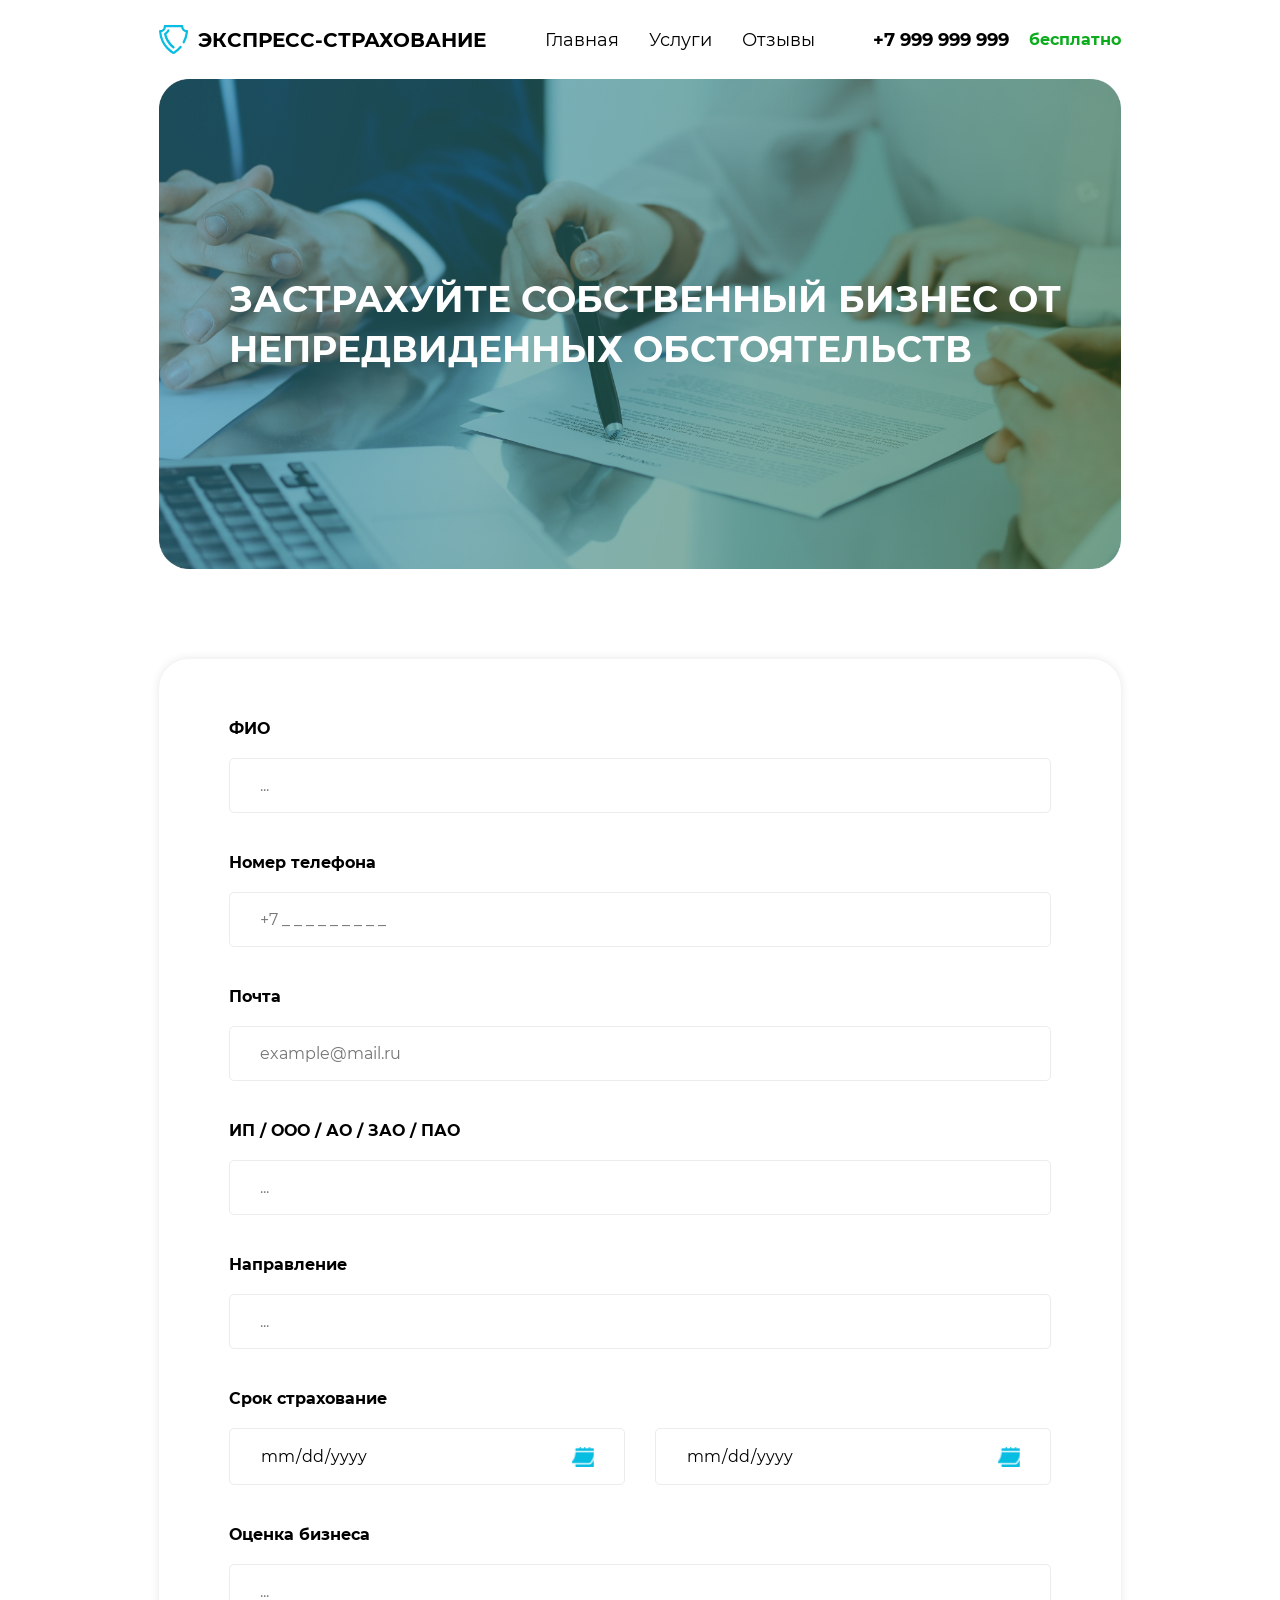
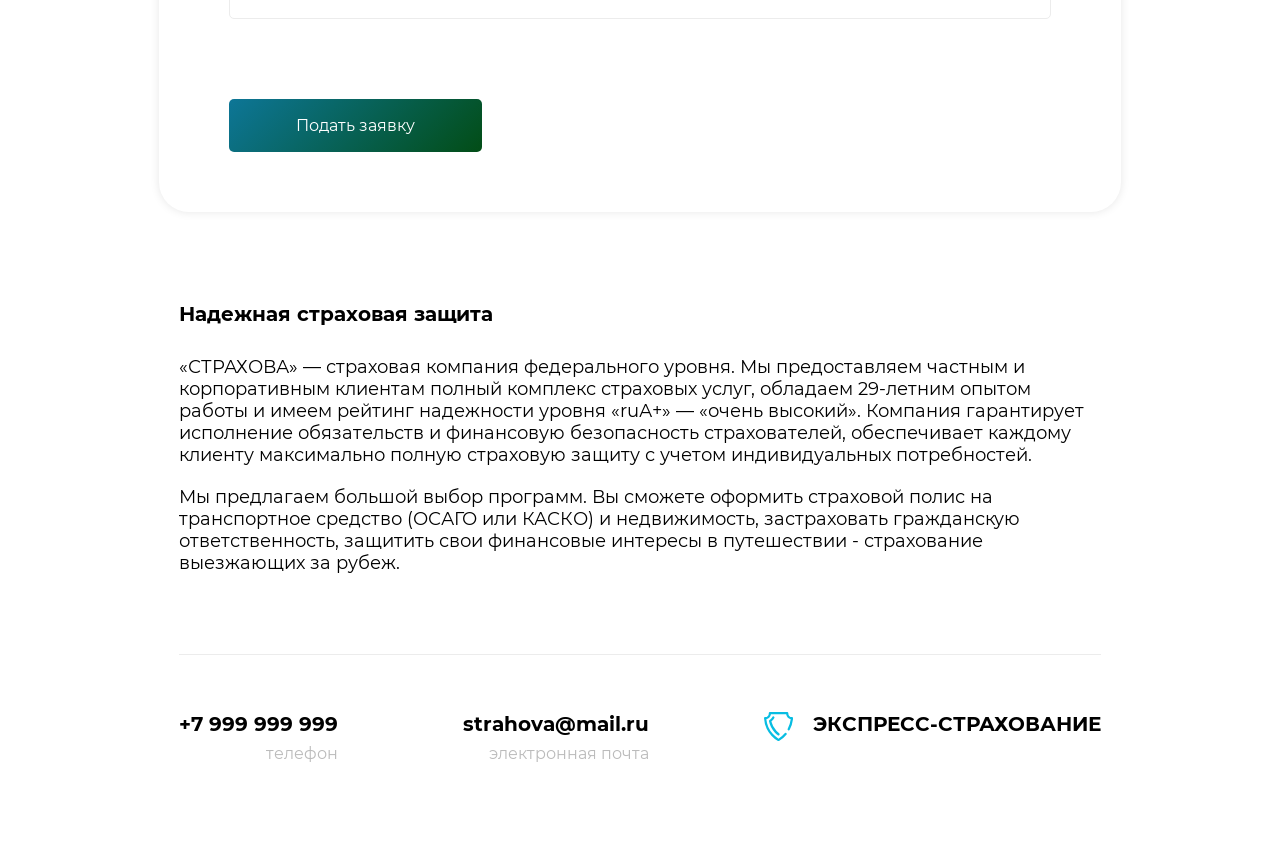
<file: app/business.html>
<!DOCTYPE html>
<html lang="en">

<head>
  <meta charset="UTF-8">
  <meta name="viewport" content="width=device-width, initial-scale=1.0">
  <title></title>
  <link rel="stylesheet" href="css/slick.css">
  <link rel="stylesheet" href="css/style.min.css">
</head>

<body>

	<header class="header">
		<div class="container">
			<nav class="header__nav">
				<div class="header__cover">
					<a href="index.html" class="header__logo">
						<img src="img/svg/logo.svg" alt="" class="img-svg">
						<span>
							ЭКСПРЕСС-СТРАХОВАНИЕ
						</span>
					</a>
					<ul class="header__menu">
						<li>
							<a href="index.html">Главная</a>
						</li>
						<li>
							<a href="index.html#insurance">Услуги</a>
						</li>
						<li>
							<a href="index.html#review">Отзывы</a>
						</li>
					</ul>
					<div class="header__socialMobile">
						<div class="header__socialItem">
							<a href="#">+7 999 999 999</a>
							<span>
								телефон
							</span>
						</div>
						<div class="header__socialItem">
							<a href="#">strahova@mail.ru</a>
							<span>
								электронная почта
							</span>
						</div>
					</div>
					<div class="header__social">
						<a href="tel:+7 999 999 999">+7 999 999 999</a>
						<span class="header__free">
							бесплатно
						</span>
					</div>
				</div>
			</nav>
			<div class="header__mobile">
				<a href="index.html" class="header__mobileLogo">
					<img src="img/svg/logo.svg" alt="" class="img-svg">
					<span>
						ЭКСПРЕСС-СТРАХОВАНИЕ
					</span>
				</a>
				<div class="header__humburger">
					<img src="img/svg/menu.svg" alt="" class="img-svg">
				</div>
			</div>
		</div>
	</header>
	<div class="wrapper">
		<main class="main">
			
			<div class="first">
				<div class="container">
					<div class="first__block first--main">
						<img class="first__img" src="img/busines.jpg" alt="">
						<div class="first__info">
							<h1 class="first__title title title--white">
								ЗАСТРАХУЙТЕ СОБСТВЕННЫЙ БИЗНЕС ОТ НЕПРЕДВИДЕННЫХ ОБСТОЯТЕЛЬСТВ
							</h1>
						</div>
					</div>
				</div>
			</div>

			<div class="services">
				<div class="container services__container">
					<div class="services__tab">
						<form action="mail/busines-mail-buy.php" method="POST" class="services__form">
							<div class="services__input">
								<span>ФИО</span>
								<input type="text" name="fio" placeholder="...">
							</div>
							<div class="services__input">
								<span>Номер телефона</span>
								<input type="text" name="phone" placeholder="+7 _ _ _ _ _ _ _ _ _">
							</div>
							<div class="services__input">
								<span>Почта</span>
								<input type="text" name="mail" placeholder="example@mail.ru">
							</div>
							<div class="services__input">
								<span>ИП / ООО / АО / ЗАО / ПАО</span>
								<input type="text" name="ip" placeholder="...">
							</div>
							<div class="services__input">
								<span>Направление</span>
								<input type="text" name="direction" placeholder="...">
							</div>
							<div class="services__doubleInput">
								<div class="services__input">
									<span>Срок страхование</span>
									<input type="date" name="time1" placeholder="...">
								</div>
								<div class="services__input">
									<span class="services__hide">Срок страхование</span>
									<input type="date" name="time2" placeholder="...">
								</div>
							</div>
							<div class="services__input">
								<span>Оценка бизнеса</span>
								<input type="text" name="evaluation" placeholder="...">
							</div>
							<button type="submit" class="services__btn btn">
								Подать заявку
							</button>
						</form>
					</div>
				</div>
			</div>

		</main>
		<footer class="footer">
			<div class="container">
				<div class="footer__info">
					<h3 class="footer__title">
						Надежная страховая защита
					</h3>
					<p class="footer__text">
						«СТРАХОВА» — страховая компания федерального уровня. Мы предоставляем частным и корпоративным клиентам полный комплекс страховых услуг, обладаем 29-летним опытом работы и имеем рейтинг надежности уровня «ruА+» — «очень высокий». Компания гарантирует исполнение обязательств и финансовую безопасность страхователей, обеспечивает каждому клиенту максимально полную страховую защиту с учетом индивидуальных потребностей.
					</p>
					<div class="footer__text">
						Мы предлагаем большой выбор программ. Вы сможете оформить страховой полис на транспортное средство (ОСАГО или КАСКО) и недвижимость, застраховать гражданскую ответственность, защитить свои финансовые интересы в путешествии - страхование выезжающих за рубеж.
					</div>
				</div>
				<div class="footer__block">
					<div class="footer__social">
						<div class="footer__socialItem">
							<a href="tel:7999999999">+7 999 999 999</a>
							<span>
								телефон
							</span>
						</div>
						<div class="footer__socialItem">
							<a href="mailto:strahova@mail.ru">strahova@mail.ru</a>
							<span>
								электронная почта
							</span>
						</div>
					</div>
					<a href="index.html" class="footer__logo">
						<img src="img/svg/logo.svg" alt="" class="img-svg">
						<span>
							ЭКСПРЕСС-СТРАХОВАНИЕ
						</span>
					</a>
				</div>
			</div>
		</footer>
	</div>


  <script src="https://code.jquery.com/jquery-3.6.0.min.js" integrity="sha256-/xUj+3OJU5yExlq6GSYGSHk7tPXikynS7ogEvDej/m4=" crossorigin="anonymous"></script>
	<script src="js/jquery.maskedinput.min.js"></script>
	<script src="js/main.js"></script>
</body>

</html>
</file>
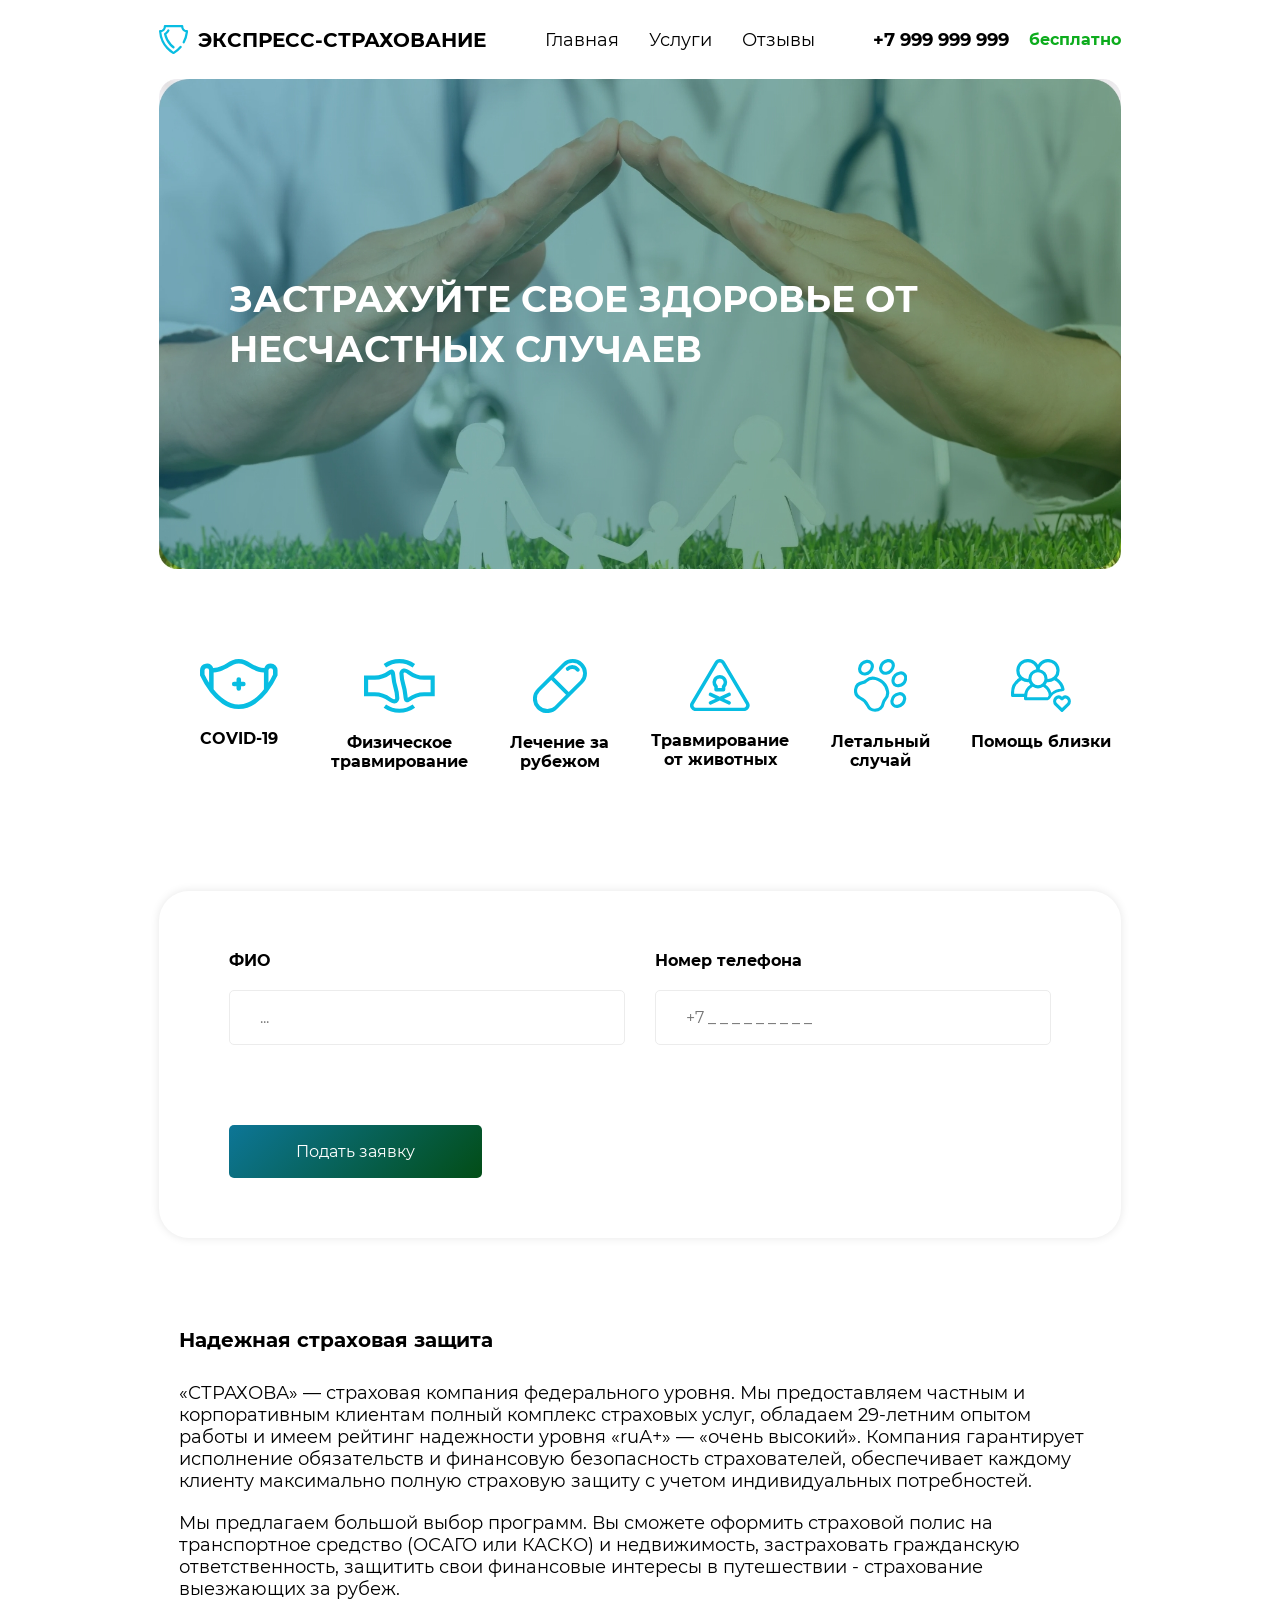
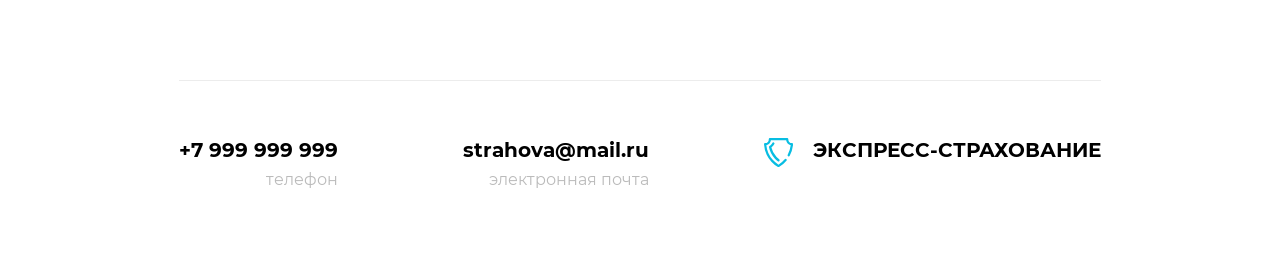
<file: app/health.html>
<!DOCTYPE html>
<html lang="en">

<head>
  <meta charset="UTF-8">
  <meta name="viewport" content="width=device-width, initial-scale=1.0">
  <title></title>
  <link rel="stylesheet" href="css/slick.css">
  <link rel="stylesheet" href="css/style.min.css">
</head>

<body>

	<header class="header">
		<div class="container">
			<nav class="header__nav">
				<div class="header__cover">
					<a href="index.html" class="header__logo">
						<img src="img/svg/logo.svg" alt="" class="img-svg">
						<span>
							ЭКСПРЕСС-СТРАХОВАНИЕ
						</span>
					</a>
					<ul class="header__menu">
						<li>
							<a href="index.html">Главная</a>
						</li>
						<li>
							<a href="index.html#insurance">Услуги</a>
						</li>
						<li>
							<a href="index.html#review">Отзывы</a>
						</li>
					</ul>
					<div class="header__socialMobile">
						<div class="header__socialItem">
							<a href="#">+7 999 999 999</a>
							<span>
								телефон
							</span>
						</div>
						<div class="header__socialItem">
							<a href="#">strahova@mail.ru</a>
							<span>
								электронная почта
							</span>
						</div>
					</div>
					<div class="header__social">
						<a href="tel:+7 999 999 999">+7 999 999 999</a>
						<span class="header__free">
							бесплатно
						</span>
					</div>
				</div>
			</nav>
			<div class="header__mobile">
				<a href="index.html" class="header__mobileLogo">
					<img src="img/svg/logo.svg" alt="" class="img-svg">
					<span>
						ЭКСПРЕСС-СТРАХОВАНИЕ
					</span>
				</a>
				<div class="header__humburger">
					<img src="img/svg/menu.svg" alt="" class="img-svg">
				</div>
			</div>
		</div>
	</header>
	<div class="wrapper">
		<main class="main">
			
			<div class="first">
				<div class="container">
					<div class="first__block first--main">
						<img class="first__img" src="img/health.jpg" alt="">
						<div class="first__info">
							<h1 class="first__title title title--white">
								ЗАСТРАХУЙТЕ СВОЕ ЗДОРОВЬЕ ОТ НЕСЧАСТНЫХ СЛУЧАЕВ
							</h1>
						</div>
					</div>
				</div>
			</div>

			<div class="health">
				<div class="container">
					<div class="health__block">
						<div class="health__item">
							<img src="img/svg/health1.svg" alt="" class="img-svg">
							<span>
								COVID-19
							</span>
						</div>
						<div class="health__item">
							<img src="img/svg/health2.svg" alt="" class="img-svg">
							<span>
								Физическое <br>
								травмирование
							</span>
						</div>
						<div class="health__item">
							<img src="img/svg/health3.svg" alt="" class="img-svg">
							<span>
								Лечение за  <br>
								рубежом
							</span>
						</div>
						<div class="health__item">
							<img src="img/svg/health4.svg" alt="" class="img-svg">
							<span>
								Травмирование <br>
								от животных
							</span>
						</div>
						<div class="health__item">
							<img src="img/svg/health5.svg" alt="" class="img-svg">
							<span>
								Летальный случай
							</span>
						</div>
						<div class="health__item">
							<img src="img/svg/health6.svg" alt="" class="img-svg">
							<span>
								Помощь близки
							</span>
						</div>
					</div>
				</div>
			</div>

			<div class="services">
				<div class="container services__container">
					<div class="services__tab">
						<form action="mail/health-mail-buy.php" method="POST" class="services__form">
							<div class="services__doubleInput">
								<div class="services__input">
									<span>ФИО</span>
									<input type="text" name="fio" placeholder="...">
								</div>
								<div class="services__input">
									<span>Номер телефона</span>
									<input type="text" name="phone" placeholder="+7 _ _ _ _ _ _ _ _ _">
								</div>
							</div>
							<button type="submit" class="services__btn btn">
								Подать заявку
							</button>
						</form>
					</div>
				</div>
			</div>

		</main>
		<footer class="footer">
			<div class="container">
				<div class="footer__info">
					<h3 class="footer__title">
						Надежная страховая защита
					</h3>
					<p class="footer__text">
						«СТРАХОВА» — страховая компания федерального уровня. Мы предоставляем частным и корпоративным клиентам полный комплекс страховых услуг, обладаем 29-летним опытом работы и имеем рейтинг надежности уровня «ruА+» — «очень высокий». Компания гарантирует исполнение обязательств и финансовую безопасность страхователей, обеспечивает каждому клиенту максимально полную страховую защиту с учетом индивидуальных потребностей.
					</p>
					<div class="footer__text">
						Мы предлагаем большой выбор программ. Вы сможете оформить страховой полис на транспортное средство (ОСАГО или КАСКО) и недвижимость, застраховать гражданскую ответственность, защитить свои финансовые интересы в путешествии - страхование выезжающих за рубеж.
					</div>
				</div>
				<div class="footer__block">
					<div class="footer__social">
						<div class="footer__socialItem">
							<a href="tel:7999999999">+7 999 999 999</a>
							<span>
								телефон
							</span>
						</div>
						<div class="footer__socialItem">
							<a href="mailto:strahova@mail.ru">strahova@mail.ru</a>
							<span>
								электронная почта
							</span>
						</div>
					</div>
					<a href="index.html" class="footer__logo">
						<img src="img/svg/logo.svg" alt="" class="img-svg">
						<span>
							ЭКСПРЕСС-СТРАХОВАНИЕ
						</span>
					</a>
				</div>
			</div>
		</footer>
	</div>


  <script src="https://code.jquery.com/jquery-3.6.0.min.js" integrity="sha256-/xUj+3OJU5yExlq6GSYGSHk7tPXikynS7ogEvDej/m4=" crossorigin="anonymous"></script>
	<script src="js/jquery.maskedinput.min.js"></script>
	<script src="js/main.js"></script>
</body>

</html>
</file>
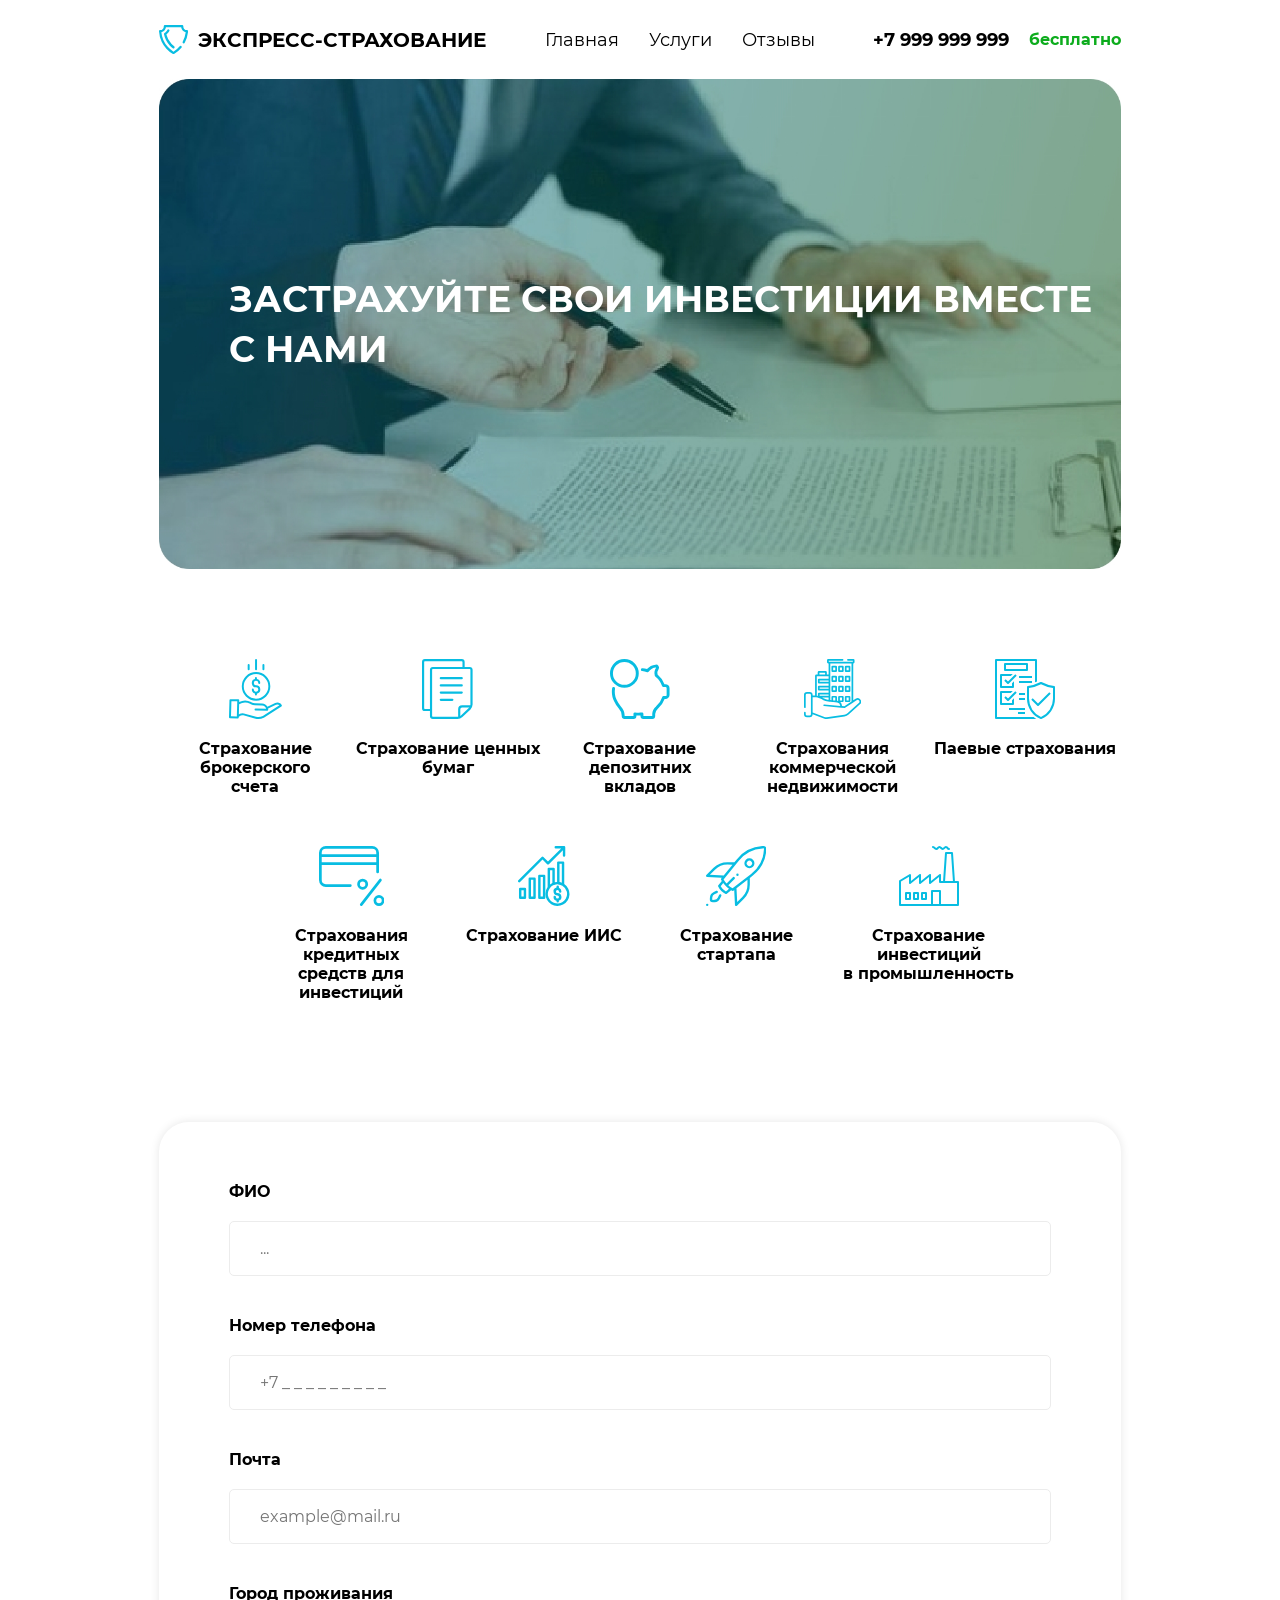
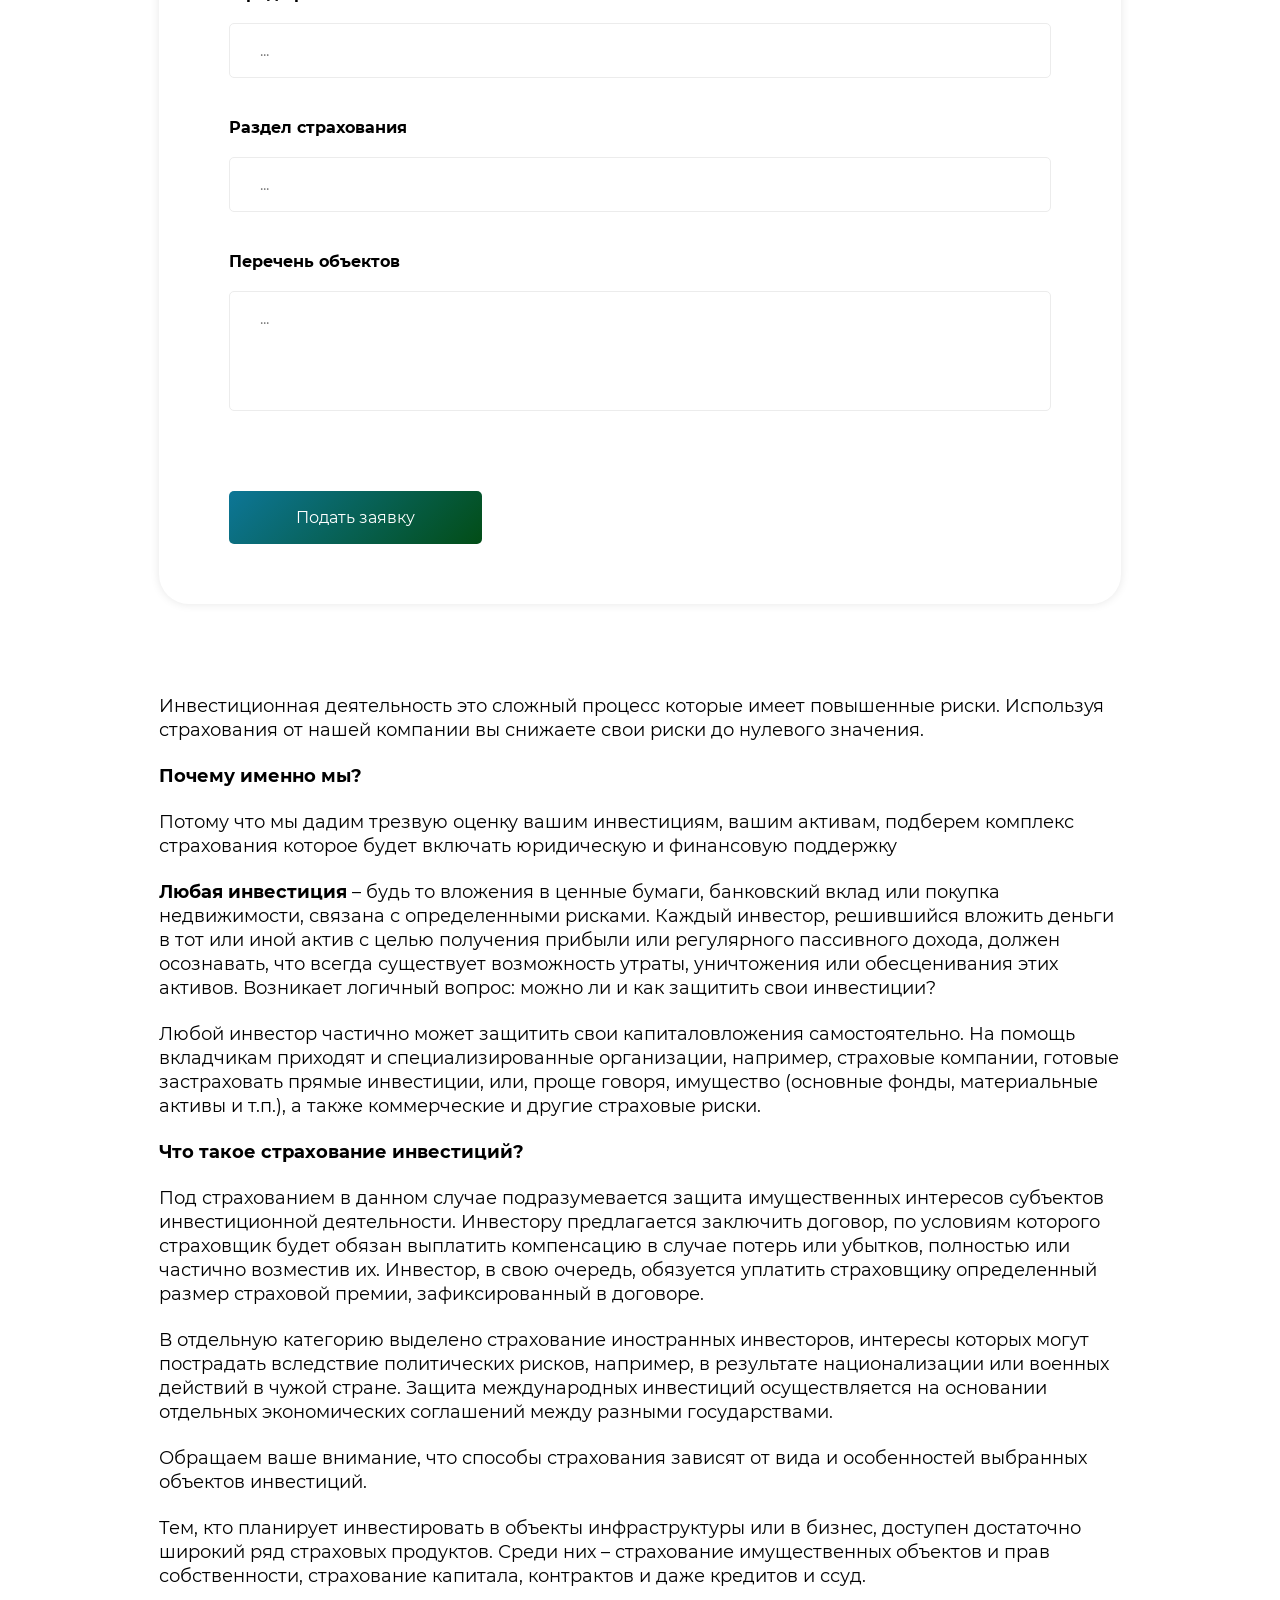
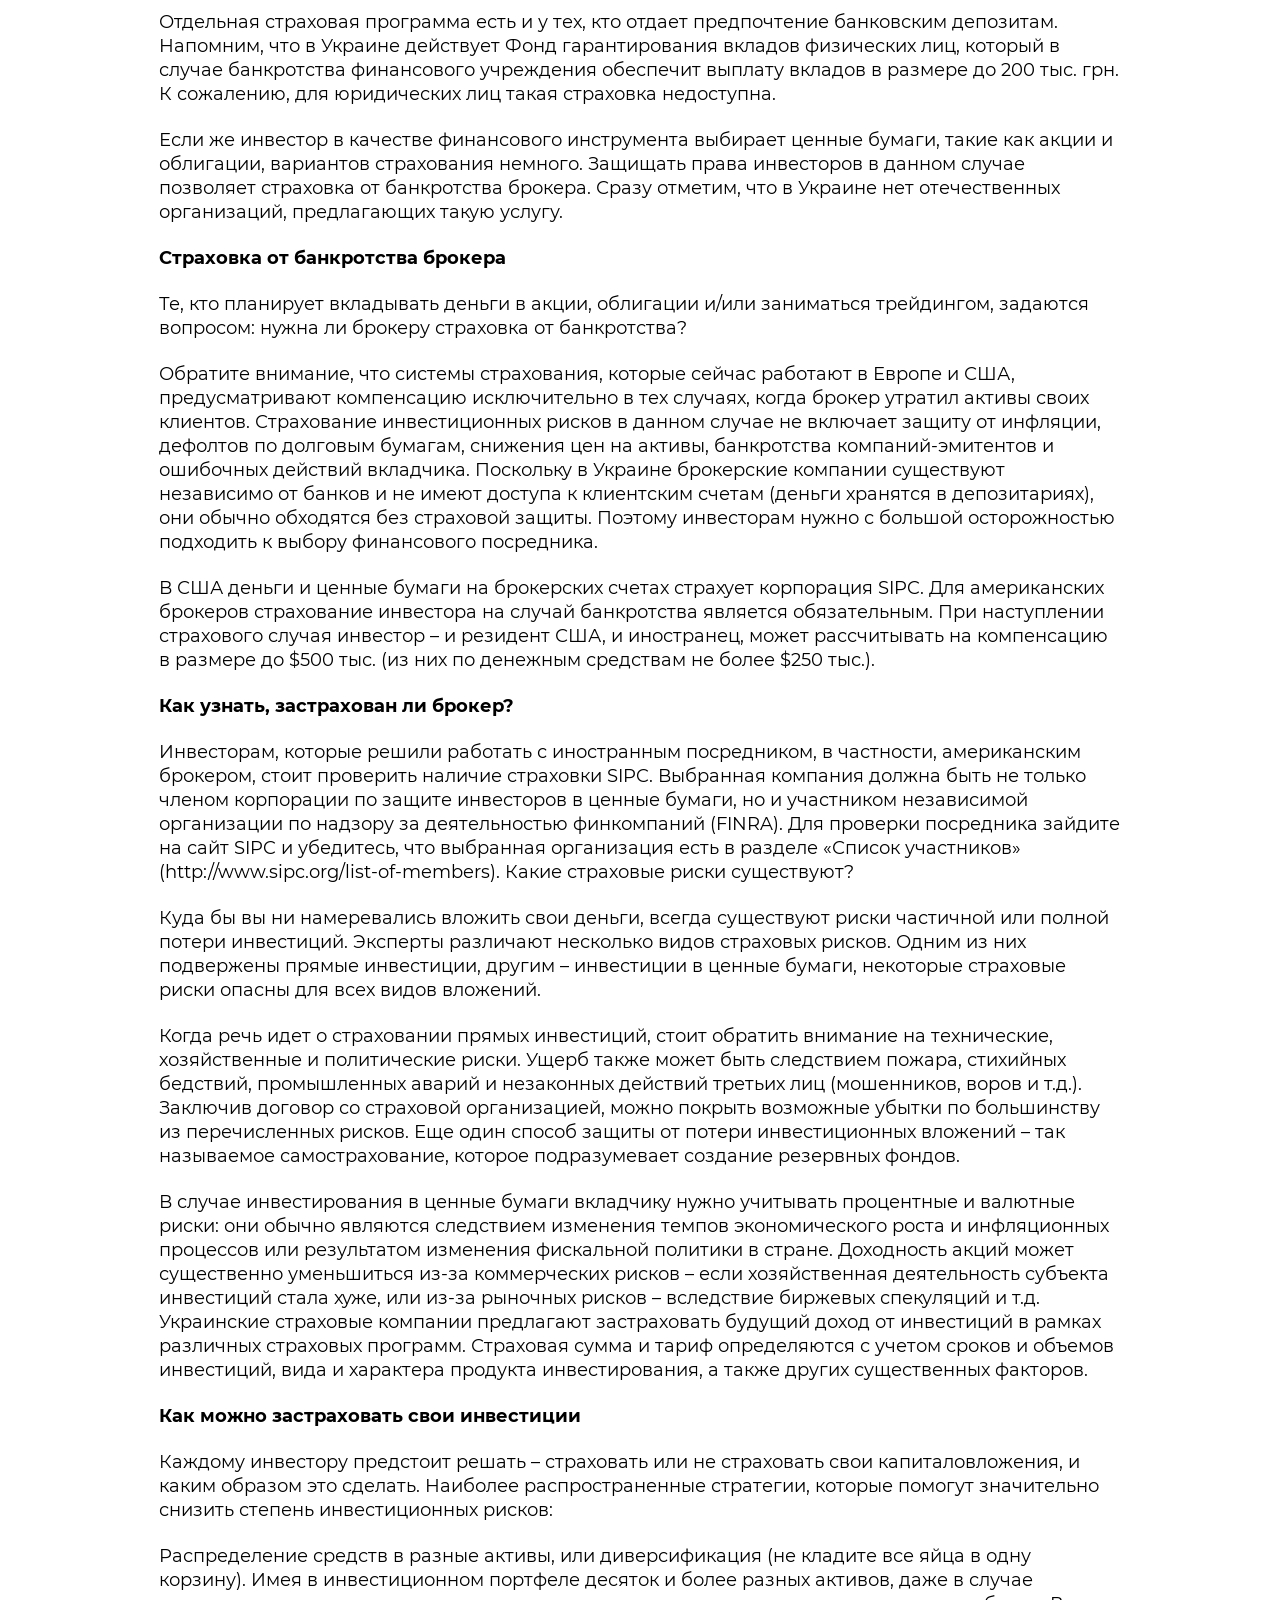
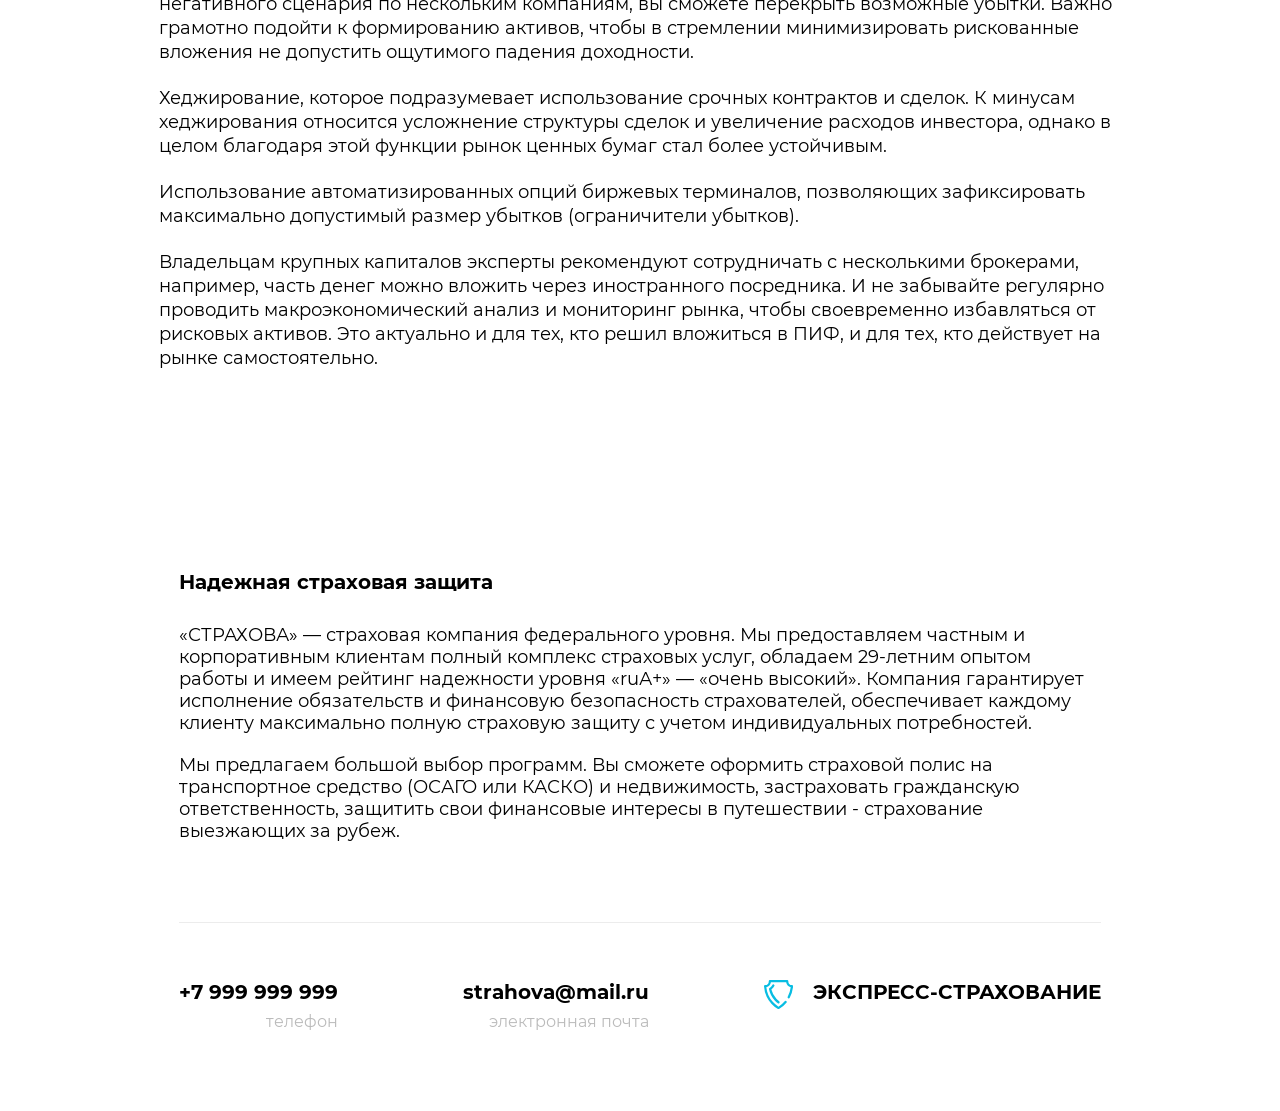
<file: app/investment.html>
<!DOCTYPE html>
<html lang="en">

<head>
  <meta charset="UTF-8">
  <meta name="viewport" content="width=device-width, initial-scale=1.0">
  <title></title>
  <link rel="stylesheet" href="css/slick.css">
  <link rel="stylesheet" href="css/style.min.css">
</head>

<body>

	<header class="header">
		<div class="container">
			<nav class="header__nav">
				<div class="header__cover">
					<a href="index.html" class="header__logo">
						<img src="img/svg/logo.svg" alt="" class="img-svg">
						<span>
							ЭКСПРЕСС-СТРАХОВАНИЕ
						</span>
					</a>
					<ul class="header__menu">
						<li>
							<a href="index.html">Главная</a>
						</li>
						<li>
							<a href="index.html#insurance">Услуги</a>
						</li>
						<li>
							<a href="index.html#review">Отзывы</a>
						</li>
					</ul>
					<div class="header__socialMobile">
						<div class="header__socialItem">
							<a href="#">+7 999 999 999</a>
							<span>
								телефон
							</span>
						</div>
						<div class="header__socialItem">
							<a href="#">strahova@mail.ru</a>
							<span>
								электронная почта
							</span>
						</div>
					</div>
					<div class="header__social">
						<a href="tel:+7 999 999 999">+7 999 999 999</a>
						<span class="header__free">
							бесплатно
						</span>
					</div>
				</div>
			</nav>
			<div class="header__mobile">
				<a href="index.html" class="header__mobileLogo">
					<img src="img/svg/logo.svg" alt="" class="img-svg">
					<span>
						ЭКСПРЕСС-СТРАХОВАНИЕ
					</span>
				</a>
				<div class="header__humburger">
					<img src="img/svg/menu.svg" alt="" class="img-svg">
				</div>
			</div>
		</div>
	</header>
	<div class="wrapper">
		<main class="main">
			
			<div class="first">
				<div class="container">
					<div class="first__block first--main">
						<img class="first__img" src="img/investment.jpg" alt="">
						<div class="first__info">
							<h1 class="first__title title title--white">
								ЗАСТРАХУЙТЕ СВОИ ИНВЕСТИЦИИ ВМЕСТЕ С НАМИ
							</h1>
						</div>
					</div>
				</div>
			</div>

			<div class="health">
				<div class="container">
					<div class="health__block health__block--five">
						<div class="health__item">
							<img src="img/svg/invest1.svg" alt="" class="img-svg">
							<span>
								Страхование брокерского <br>
								счета
							</span>
						</div>
						<div class="health__item">
							<img src="img/svg/invest2.svg" alt="" class="img-svg">
							<span>
								Страхование ценных <br>
								бумаг
							</span>
						</div>
						<div class="health__item">
							<img src="img/svg/invest3.svg" alt="" class="img-svg">
							<span>
								Страхование депозитних <br>
								вкладов
							</span>
						</div>
						<div class="health__item">
							<img src="img/svg/invest4.svg" alt="" class="img-svg">
							<span>
								Страхования коммерческой <br>
								недвижимости
							</span>
						</div>
						<div class="health__item">
							<img src="img/svg/invest5.svg" alt="" class="img-svg">
							<span>
								Паевые страхования
							</span>
						</div>
						<div class="health__item health__item--mobile">
							<img src="img/svg/invest6.svg" alt="" class="img-svg">
							<span>
								Страхования кредитных <br>
								средств для инвестиций 
							</span>
						</div>
						<div class="health__item health__item--mobile">
							<img src="img/svg/invest7.svg" alt="" class="img-svg">
							<span>
								Страхование ИИС
							</span>
						</div>
						<div class="health__item health__item--mobile">
							<img src="img/svg/invest8.svg" alt="" class="img-svg">
							<span>
								Страхование стартапа
							</span>
						</div>
						<div class="health__item health__item--mobile">
							<img src="img/svg/invest9.svg" alt="" class="img-svg">
							<span>
								Страхование инвестиций <br>
								в промышленность
							</span>
						</div>
					</div>
					<div class="health__block health__block--four">
						<div class="health__item">
							<img src="img/svg/invest6.svg" alt="" class="img-svg">
							<span>
								Страхования кредитных <br>
								средств для инвестиций 
							</span>
						</div>
						<div class="health__item">
							<img src="img/svg/invest7.svg" alt="" class="img-svg">
							<span>
								Страхование ИИС
							</span>
						</div>
						<div class="health__item">
							<img src="img/svg/invest8.svg" alt="" class="img-svg">
							<span>
								Страхование стартапа
							</span>
						</div>
						<div class="health__item">
							<img src="img/svg/invest9.svg" alt="" class="img-svg">
							<span>
								Страхование инвестиций <br>
								в промышленность
							</span>
						</div>
					</div>
				</div>
			</div>

			<div class="services">
				<div class="container services__container">
					<div class="services__tab">
						<form action="mail/invest-mail-buy.php" method="POST" class="services__form">
							<div class="services__input">
								<span>ФИО</span>
								<input type="text" name="fio" placeholder="...">
							</div>
							<div class="services__input">
								<span>Номер телефона</span>
								<input type="text" name="phone" placeholder="+7 _ _ _ _ _ _ _ _ _">
							</div>
							<div class="services__input">
								<span>Почта</span>
								<input type="text" name="mail" placeholder="example@mail.ru">
							</div>
							<div class="services__input">
								<span>Город проживания</span>
								<input type="text" name="city" placeholder="...">
							</div>
							<div class="services__input">
								<span>Раздел страхования</span>
								<input type="text" name="strahov-section" placeholder="...">
							</div>
							<div class="services__input">
								<span>Перечень объектов</span>
								<textarea type="text" name="list" placeholder="..."></textarea>	
							</div>
							<button type="submit" class="services__btn btn">
								Подать заявку
							</button>
						</form>
					</div>
				</div>
			</div>

			<div class="information">
				<div class="container">
					<div class="information__block information__block--smallMargin">
						<p>
							Инвестиционная деятельность это сложный процесс которые имеет повышенные риски. Используя страхования от нашей компании вы снижаете свои риски до нулевого значения. 
						</p>
						<h3 class="information__title">
							Почему именно мы?
						</h3>
						<p>
							Потому что мы дадим трезвую оценку вашим инвестициям, вашим активам, подберем комплекс страхования которое будет включать юридическую и финансовую поддержку
						</p>
					</div>
					<div class="information__block information__block--bigMargin">
						<p>
							<span>Любая инвестиция</span> – будь то вложения в ценные бумаги, банковский вклад или покупка недвижимости, связана с определенными рисками. Каждый инвестор, решившийся вложить деньги в тот или иной актив с целью получения  прибыли или регулярного пассивного дохода, должен осознавать, что всегда существует возможность утраты, уничтожения или обесценивания этих активов. Возникает логичный вопрос: можно ли и как защитить свои инвестиции?
						</p>
						<p> 
							Любой инвестор частично может защитить свои капиталовложения самостоятельно. На помощь вкладчикам приходят и специализированные организации, например, страховые компании, готовые застраховать прямые инвестиции, или, проще говоря, имущество (основные фонды, материальные активы и т.п.), а также коммерческие и другие страховые риски. 
						</p>
						<h3 class="information__title">
							Что такое страхование инвестиций?
						</h3>
						<p>
							Под страхованием в данном случае подразумевается защита имущественных интересов субъектов инвестиционной деятельности. Инвестору предлагается заключить договор, по условиям которого страховщик будет обязан выплатить компенсацию в случае потерь или убытков, полностью или частично возместив их. Инвестор, в свою очередь, обязуется уплатить страховщику определенный размер страховой премии, зафиксированный в договоре.
						</p>
						<p>
							В отдельную категорию выделено страхование иностранных инвесторов, интересы которых могут пострадать вследствие политических рисков, например, в результате национализации или военных действий в чужой стране. Защита международных инвестиций осуществляется на основании отдельных экономических соглашений между разными государствами.
						</p>
						<p>
							Обращаем ваше внимание, что способы страхования зависят от вида и особенностей выбранных объектов инвестиций. 
						</p>
						<p>
							Тем, кто планирует инвестировать в объекты инфраструктуры или в бизнес, доступен достаточно широкий ряд страховых продуктов. Среди них – страхование имущественных объектов и прав собственности, страхование капитала, контрактов и даже кредитов и ссуд. 
						</p>
						<p>
							Отдельная страховая программа есть и у тех, кто отдает предпочтение банковским депозитам. Напомним, что в Украине действует Фонд гарантирования вкладов физических лиц, который в случае банкротства финансового учреждения обеспечит выплату вкладов в размере до 200 тыс. грн. К сожалению, для юридических лиц такая страховка недоступна.
						</p>
						<p>
							Если же инвестор в качестве финансового инструмента выбирает ценные бумаги, такие как акции и облигации, вариантов страхования немного. Защищать права инвесторов в данном случае позволяет страховка от банкротства брокера. Сразу отметим, что в Украине нет отечественных организаций, предлагающих такую услугу.
						</p>
					</div>
					<div class="information__block">
						<h3 class="information__title">
							Страховка от банкротства брокера
						</h3>
						<p>
							Те, кто планирует вкладывать деньги в акции, облигации и/или заниматься трейдингом, задаются вопросом: нужна ли брокеру страховка от банкротства?
						</p>
						<p>
							Обратите внимание, что системы страхования, которые сейчас работают в Европе и США, предусматривают компенсацию исключительно в тех случаях, когда брокер утратил активы своих клиентов. Страхование инвестиционных рисков в данном случае не включает защиту от инфляции, дефолтов по долговым бумагам, снижения цен на активы, банкротства компаний-эмитентов и ошибочных действий вкладчика. Поскольку в Украине брокерские компании существуют независимо от банков и не имеют доступа к клиентским счетам (деньги хранятся в депозитариях), они обычно обходятся без страховой защиты. Поэтому инвесторам нужно с большой осторожностью подходить к выбору финансового посредника. 
						</p>
						<p>
							В США деньги и ценные бумаги на брокерских счетах страхует корпорация SIPC. Для американских брокеров страхование инвестора на случай банкротства является обязательным. При наступлении страхового случая инвестор – и резидент США, и иностранец, может рассчитывать на компенсацию в размере до $500 тыс. (из них по денежным средствам не более $250 тыс.). 
						</p>
						<h3 class="information__title">
							Как узнать, застрахован ли брокер?
						</h3>
						<p>
							Инвесторам, которые решили работать с иностранным посредником, в частности, американским брокером, стоит проверить наличие страховки SIPC. Выбранная компания должна быть не только членом корпорации по защите инвесторов в ценные бумаги, но и участником независимой организации по надзору за деятельностью финкомпаний (FINRA). Для проверки посредника зайдите на сайт SIPC и убедитесь, что выбранная организация есть в разделе «Список участников» (http://www.sipc.org/list-of-members).
							Какие страховые риски существуют?
						</p>
						<p>
							Куда бы вы ни намеревались вложить свои деньги, всегда существуют риски частичной или полной потери инвестиций. Эксперты различают несколько видов страховых рисков. Одним из них подвержены прямые инвестиции, другим – инвестиции в ценные бумаги, некоторые страховые риски опасны для всех видов вложений. 
						</p>
						<p>
							Когда речь идет о страховании прямых инвестиций, стоит обратить внимание на технические, хозяйственные и политические риски. Ущерб также может быть следствием пожара, стихийных бедствий, промышленных аварий и незаконных действий третьих лиц (мошенников, воров и т.д.). Заключив договор со страховой организацией, можно покрыть возможные убытки по большинству из перечисленных рисков. Еще один способ защиты от потери инвестиционных вложений – так называемое самострахование, которое подразумевает создание резервных фондов.
						</p>
						<p>
							В случае инвестирования в ценные бумаги вкладчику нужно учитывать процентные и валютные риски: они обычно являются следствием изменения темпов экономического роста и инфляционных процессов или результатом изменения фискальной политики в стране. Доходность акций может существенно уменьшиться из-за коммерческих рисков – если хозяйственная деятельность субъекта инвестиций стала хуже, или из-за рыночных рисков – вследствие биржевых спекуляций и т.д.  
							Украинские страховые компании предлагают застраховать будущий доход от инвестиций в рамках различных страховых программ. Страховая сумма и тариф определяются с учетом сроков и объемов инвестиций, вида и характера продукта инвестирования, а также других существенных факторов.
						</p>
						<div class="information__title">
							Как можно застраховать свои инвестиции
						</div>
						<p>
							Каждому инвестору предстоит решать – страховать или не страховать свои капиталовложения, и каким образом это сделать. Наиболее распространенные стратегии, которые помогут значительно снизить степень инвестиционных рисков:
						</p>
						<p>
							Распределение средств в разные активы, или диверсификация (не кладите все яйца в одну корзину). Имея в инвестиционном портфеле десяток и более разных активов, даже в случае негативного сценария по нескольким компаниям, вы сможете перекрыть возможные убытки. Важно грамотно подойти к формированию активов, чтобы в стремлении минимизировать рискованные вложения не допустить ощутимого падения доходности.
						</p>
						<p>
							Хеджирование, которое подразумевает использование срочных контрактов и сделок. К минусам хеджирования относится усложнение структуры сделок и увеличение расходов инвестора, однако в целом благодаря этой функции рынок ценных бумаг стал более устойчивым.
						</p>
						<p>
							Использование автоматизированных опций биржевых терминалов, позволяющих зафиксировать максимально допустимый размер убытков (ограничители убытков).
						</p>
						<p>
							Владельцам крупных капиталов эксперты рекомендуют сотрудничать с несколькими брокерами, например, часть денег можно вложить через иностранного посредника. И не забывайте регулярно проводить макроэкономический анализ и мониторинг рынка, чтобы своевременно избавляться от рисковых активов. Это актуально и для тех, кто решил вложиться в ПИФ, и для тех, кто действует на рынке самостоятельно.
						</p>
					</div>
				</div>
			</div>

		</main>
		<footer class="footer">
			<div class="container">
				<div class="footer__info">
					<h3 class="footer__title">
						Надежная страховая защита
					</h3>
					<p class="footer__text">
						«СТРАХОВА» — страховая компания федерального уровня. Мы предоставляем частным и корпоративным клиентам полный комплекс страховых услуг, обладаем 29-летним опытом работы и имеем рейтинг надежности уровня «ruА+» — «очень высокий». Компания гарантирует исполнение обязательств и финансовую безопасность страхователей, обеспечивает каждому клиенту максимально полную страховую защиту с учетом индивидуальных потребностей.
					</p>
					<div class="footer__text">
						Мы предлагаем большой выбор программ. Вы сможете оформить страховой полис на транспортное средство (ОСАГО или КАСКО) и недвижимость, застраховать гражданскую ответственность, защитить свои финансовые интересы в путешествии - страхование выезжающих за рубеж.
					</div>
				</div>
				<div class="footer__block">
					<div class="footer__social">
						<div class="footer__socialItem">
							<a href="tel:7999999999">+7 999 999 999</a>
							<span>
								телефон
							</span>
						</div>
						<div class="footer__socialItem">
							<a href="mailto:strahova@mail.ru">strahova@mail.ru</a>
							<span>
								электронная почта
							</span>
						</div>
					</div>
					<a href="index.html" class="footer__logo">
						<img src="img/svg/logo.svg" alt="" class="img-svg">
						<span>
							ЭКСПРЕСС-СТРАХОВАНИЕ
						</span>
					</a>
				</div>
			</div>
		</footer>
	</div>


  <script src="https://code.jquery.com/jquery-3.6.0.min.js" integrity="sha256-/xUj+3OJU5yExlq6GSYGSHk7tPXikynS7ogEvDej/m4=" crossorigin="anonymous"></script>
	<script src="js/jquery.maskedinput.min.js"></script>
	<script src="js/main.js"></script>
</body>

</html>
</file>
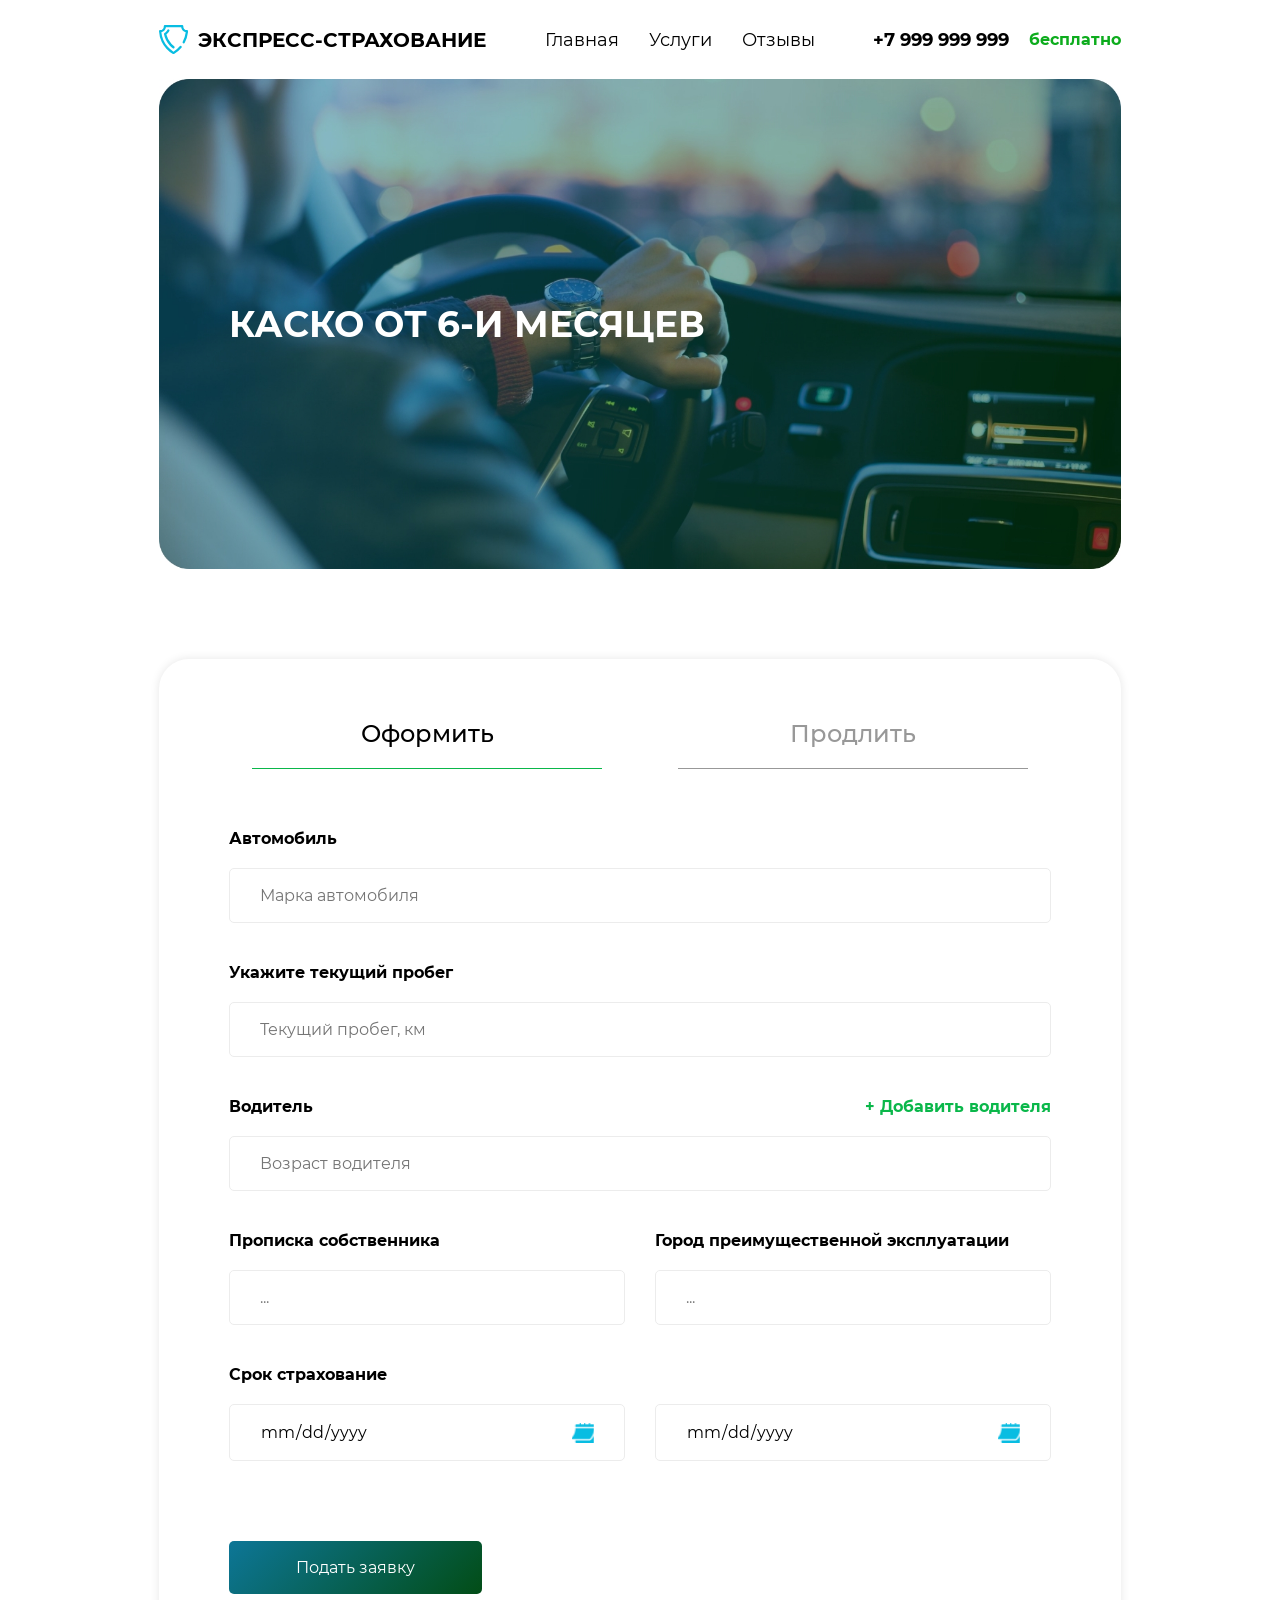
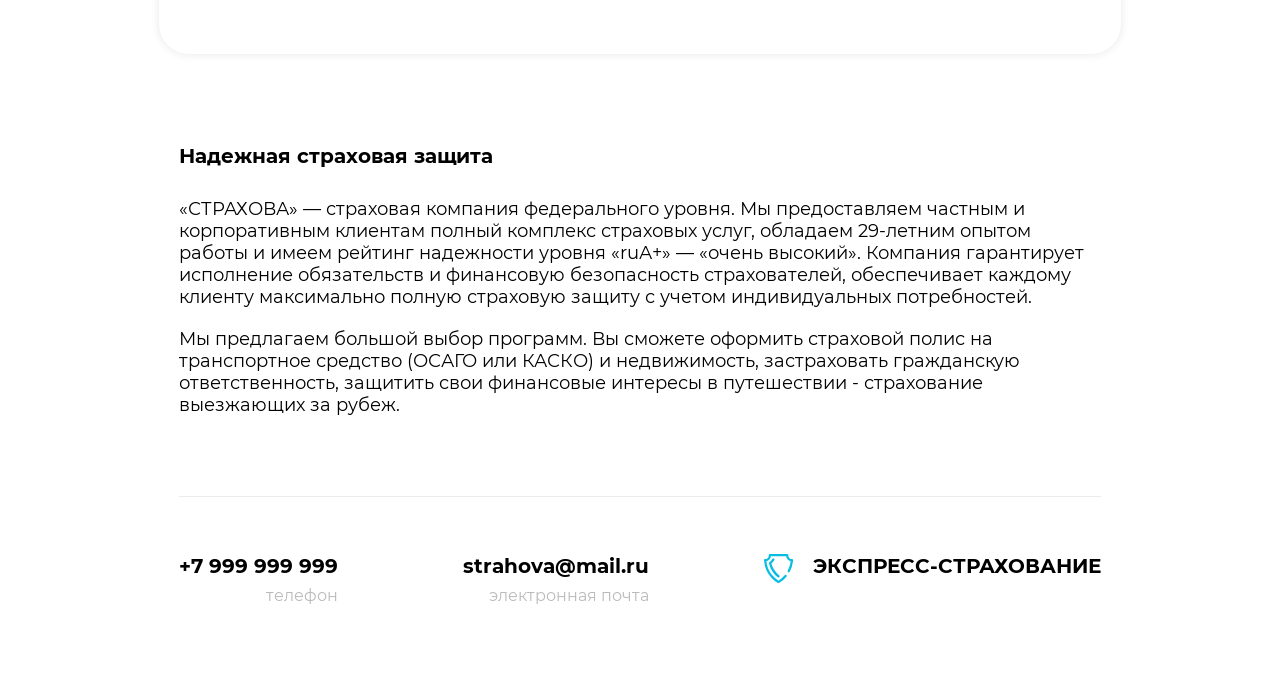
<file: app/kasko.html>
<!DOCTYPE html>
<html lang="en">

<head>
  <meta charset="UTF-8">
  <meta name="viewport" content="width=device-width, initial-scale=1.0">
  <title></title>
  <link rel="stylesheet" href="css/slick.css">
  <link rel="stylesheet" href="css/style.min.css">
</head>

<body>

	<header class="header">
		<div class="container">
			<nav class="header__nav">
				<div class="header__cover">
					<a href="index.html" class="header__logo">
						<img src="img/svg/logo.svg" alt="" class="img-svg">
						<span>
							ЭКСПРЕСС-СТРАХОВАНИЕ
						</span>
					</a>
					<ul class="header__menu">
						<li>
							<a href="index.html">Главная</a>
						</li>
						<li>
							<a href="index.html#insurance">Услуги</a>
						</li>
						<li>
							<a href="index.html#review">Отзывы</a>
						</li>
					</ul>
					<div class="header__socialMobile">
						<div class="header__socialItem">
							<a href="#">+7 999 999 999</a>
							<span>
								телефон
							</span>
						</div>
						<div class="header__socialItem">
							<a href="#">strahova@mail.ru</a>
							<span>
								электронная почта
							</span>
						</div>
					</div>
					<div class="header__social">
						<a href="tel:+7 999 999 999">+7 999 999 999</a>
						<span class="header__free">
							бесплатно
						</span>
					</div>
				</div>
			</nav>
			<div class="header__mobile">
				<a href="index.html" class="header__mobileLogo">
					<img src="img/svg/logo.svg" alt="" class="img-svg">
					<span>
						ЭКСПРЕСС-СТРАХОВАНИЕ
					</span>
				</a>
				<div class="header__humburger">
					<img src="img/svg/menu.svg" alt="" class="img-svg">
				</div>
			</div>
		</div>
	</header>
	<div class="wrapper">
		<main class="main">
			
			<div class="first">
				<div class="container">
					<div class="first__block first--main">
						<img class="first__img" src="img/kasko.jpg" alt="">
						<div class="first__info">
							<h1 class="first__title title title--white">
								КАСКО ОТ 6-И МЕСЯЦЕВ
							</h1>
						</div>
					</div>
				</div>
			</div>

			<div class="services">
				<div class="container services__container">
					<div class="services__tab services__moreTabs">
						<div class="tabbed-section__selector">
							<a class="tabbed-section__selector-tab-1 active">Оформить</a>
							<a class="tabbed-section__selector-tab-2">Продлить</a>
						</div>

						<div class="tabbed-section-1 visible">
							<form action="mail/kasko-mail-buy.php" method="POST" class="services__form">
								<div class="services__input">
									<span>Автомобиль</span>
									<input required type="text" name="auto" placeholder="Марка автомобиля">
								</div>
								<div class="services__input">
									<span>Укажите текущий пробег</span>
									<input required type="text" name="distance" placeholder="Текущий пробег, км">
								</div>
								<div class="services__input services__input--add services__kasko">
									<div class="services__add">
										<span>Водитель</span>
										<div class="services__addBtn">
											+ Добавить водителя
										</div>
									</div>
									<input required type="text" name="driver" placeholder="Возраст водителя">
								</div>
								<div class="services__doubleInput">
									<div class="services__input">
										<span>Прописка собственника</span>
										<input required type="text" name="location" placeholder="...">
									</div>
									<div class="services__input">
										<span>Город преимущественной эксплуатации</span>
										<input required type="text" name="city" placeholder="...">
									</div>
								</div>
								<div class="services__doubleInput">
									<div class="services__input">
										<span>Срок страхование</span>
										<input required type="date" name="time1" placeholder="...">
									</div>
									<div class="services__input">
										<span class="services__hide">Срок страхование</span>
										<input required type="date" name="time2" placeholder="...">
									</div>
								</div>
								<button type="submit" class="services__btn btn">
									Подать заявку
								</button>
							</form>
						</div>
						<div class="tabbed-section-2 hidden">
							<form action="mail/kasko-mail-extend.php" method="POST" class="services__form">
								<div class="services__doubleInput">
									<div class="services__input">
										<span>Серия и номер полиса</span>
										<input type="text" name="number" placeholder="...">
									</div>
									<div class="services__input">
										<span>Фамиля страхователя по договору</span>
										<input type="text" name="name" placeholder="...">
									</div>
								</div>
								<button type="submit" class="services__btn btn">
									Подать заявку
								</button>
							</form>
						</div>
					</div>
				</div>
			</div>

		</main>
		<footer class="footer">
			<div class="container">
				<div class="footer__info">
					<h3 class="footer__title">
						Надежная страховая защита
					</h3>
					<p class="footer__text">
						«СТРАХОВА» — страховая компания федерального уровня. Мы предоставляем частным и корпоративным клиентам полный комплекс страховых услуг, обладаем 29-летним опытом работы и имеем рейтинг надежности уровня «ruА+» — «очень высокий». Компания гарантирует исполнение обязательств и финансовую безопасность страхователей, обеспечивает каждому клиенту максимально полную страховую защиту с учетом индивидуальных потребностей.
					</p>
					<div class="footer__text">
						Мы предлагаем большой выбор программ. Вы сможете оформить страховой полис на транспортное средство (ОСАГО или КАСКО) и недвижимость, застраховать гражданскую ответственность, защитить свои финансовые интересы в путешествии - страхование выезжающих за рубеж.
					</div>
				</div>
				<div class="footer__block">
					<div class="footer__social">
						<div class="footer__socialItem">
							<a href="tel:7999999999">+7 999 999 999</a>
							<span>
								телефон
							</span>
						</div>
						<div class="footer__socialItem">
							<a href="mailto:strahova@mail.ru">strahova@mail.ru</a>
							<span>
								электронная почта
							</span>
						</div>
					</div>
					<a href="index.html" class="footer__logo">
						<img src="img/svg/logo.svg" alt="" class="img-svg">
						<span>
							ЭКСПРЕСС-СТРАХОВАНИЕ
						</span>
					</a>
				</div>
			</div>
		</footer>
	</div>


  <script src="https://code.jquery.com/jquery-3.6.0.min.js" integrity="sha256-/xUj+3OJU5yExlq6GSYGSHk7tPXikynS7ogEvDej/m4=" crossorigin="anonymous"></script>
	<script src="js/jquery.maskedinput.min.js"></script>
	<script src="js/main.js"></script>
</body>

</html>
</file>
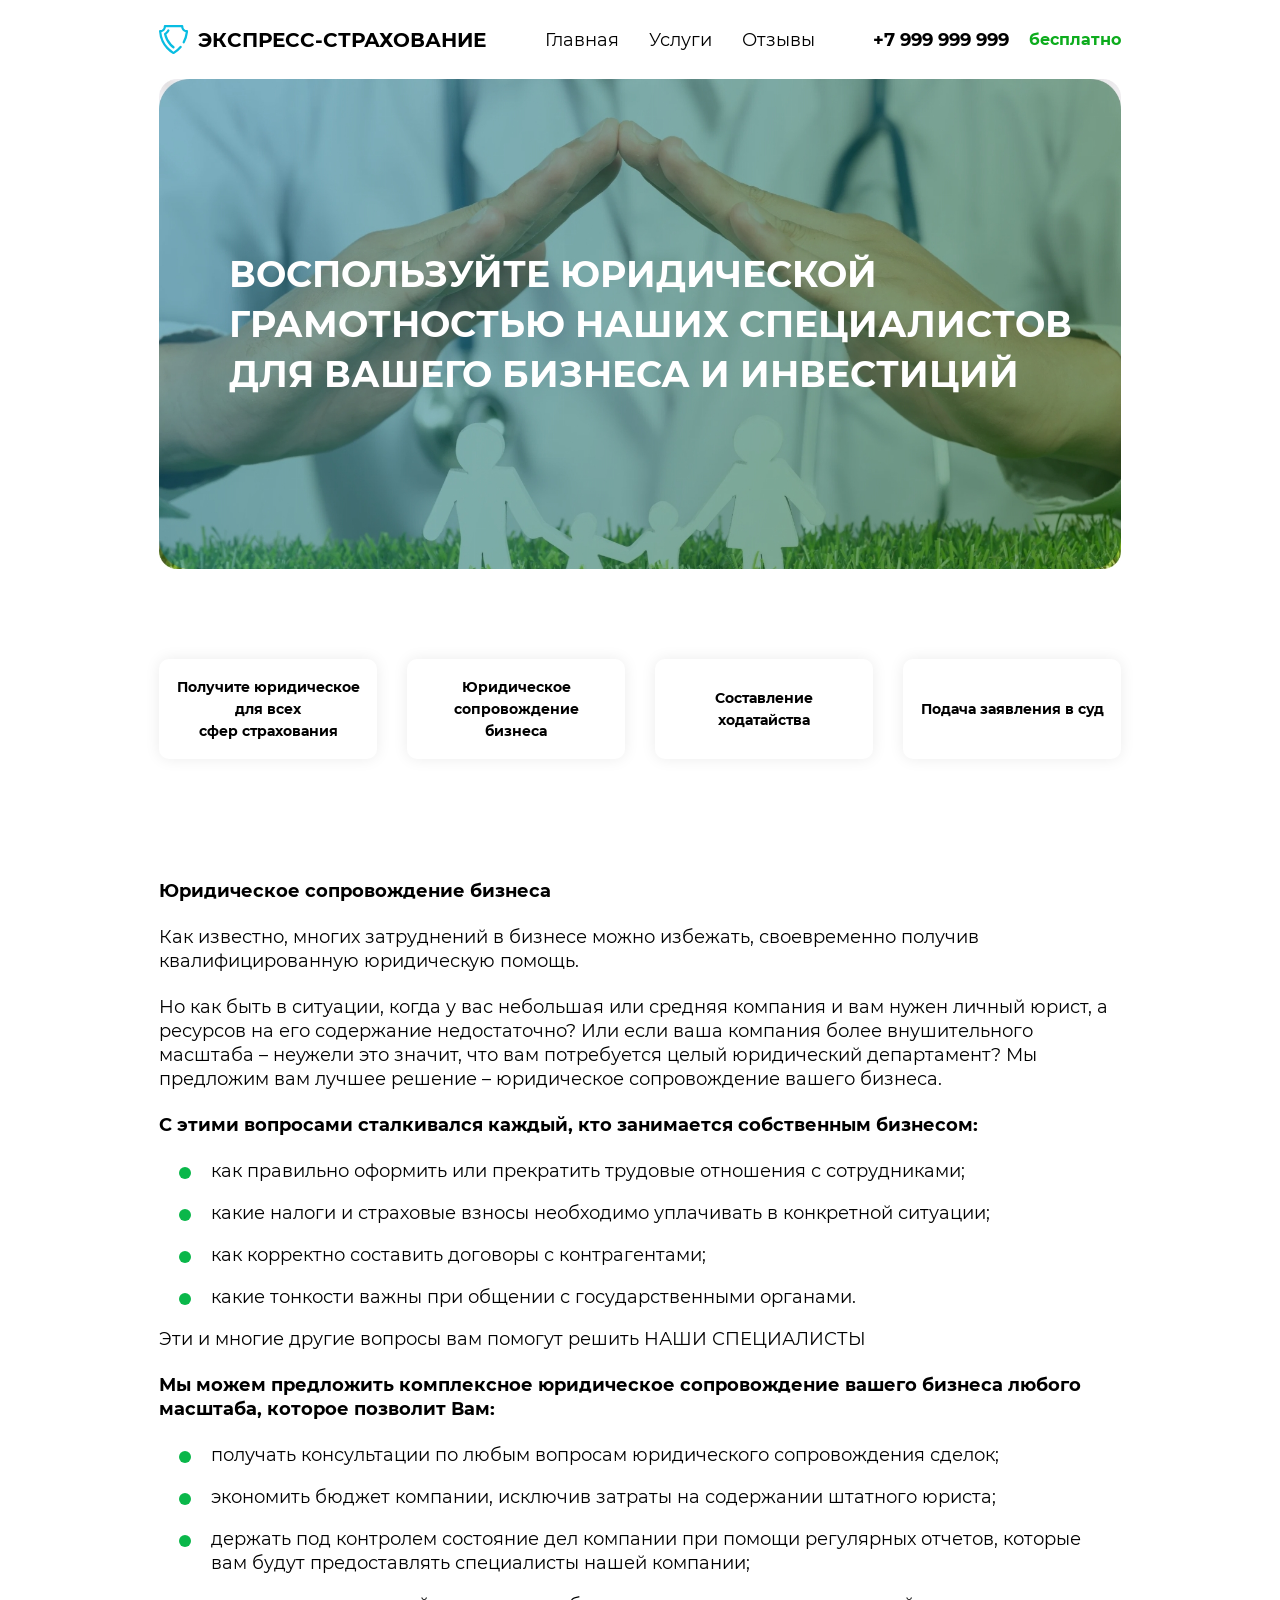
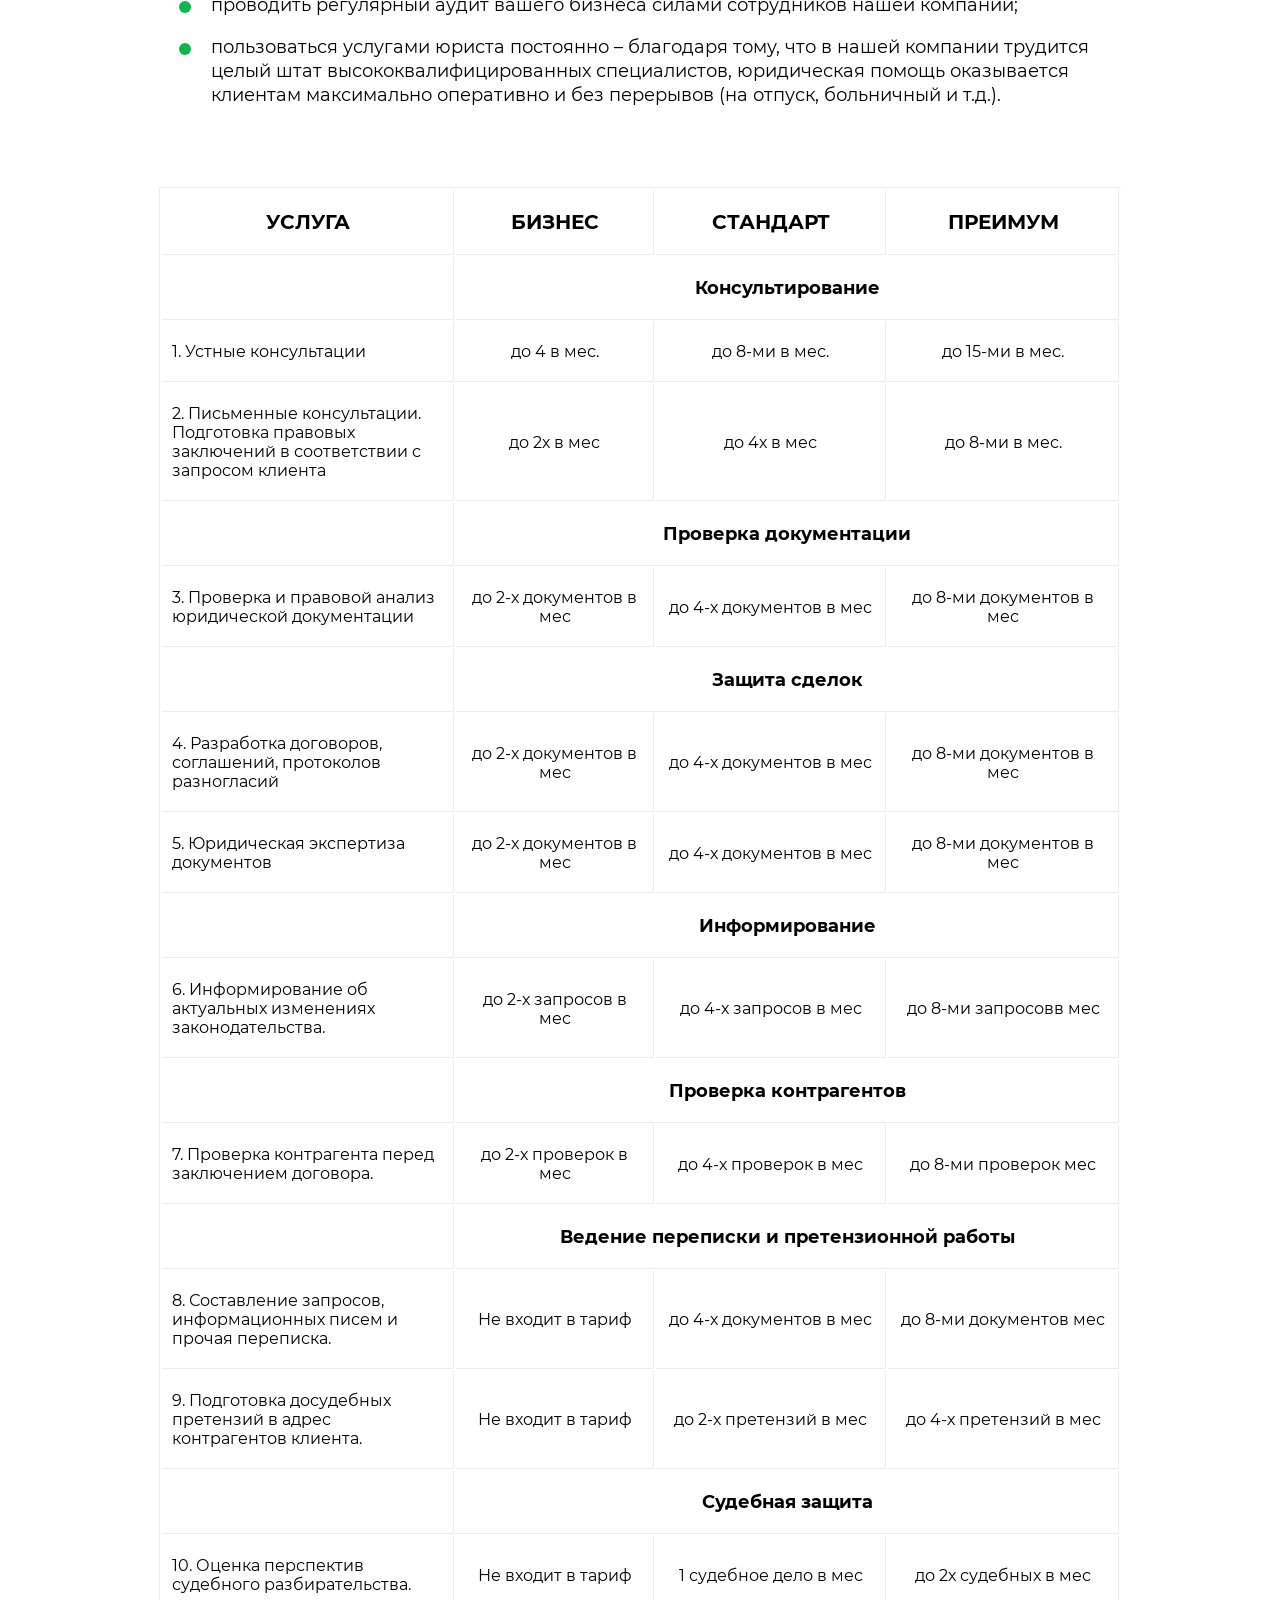
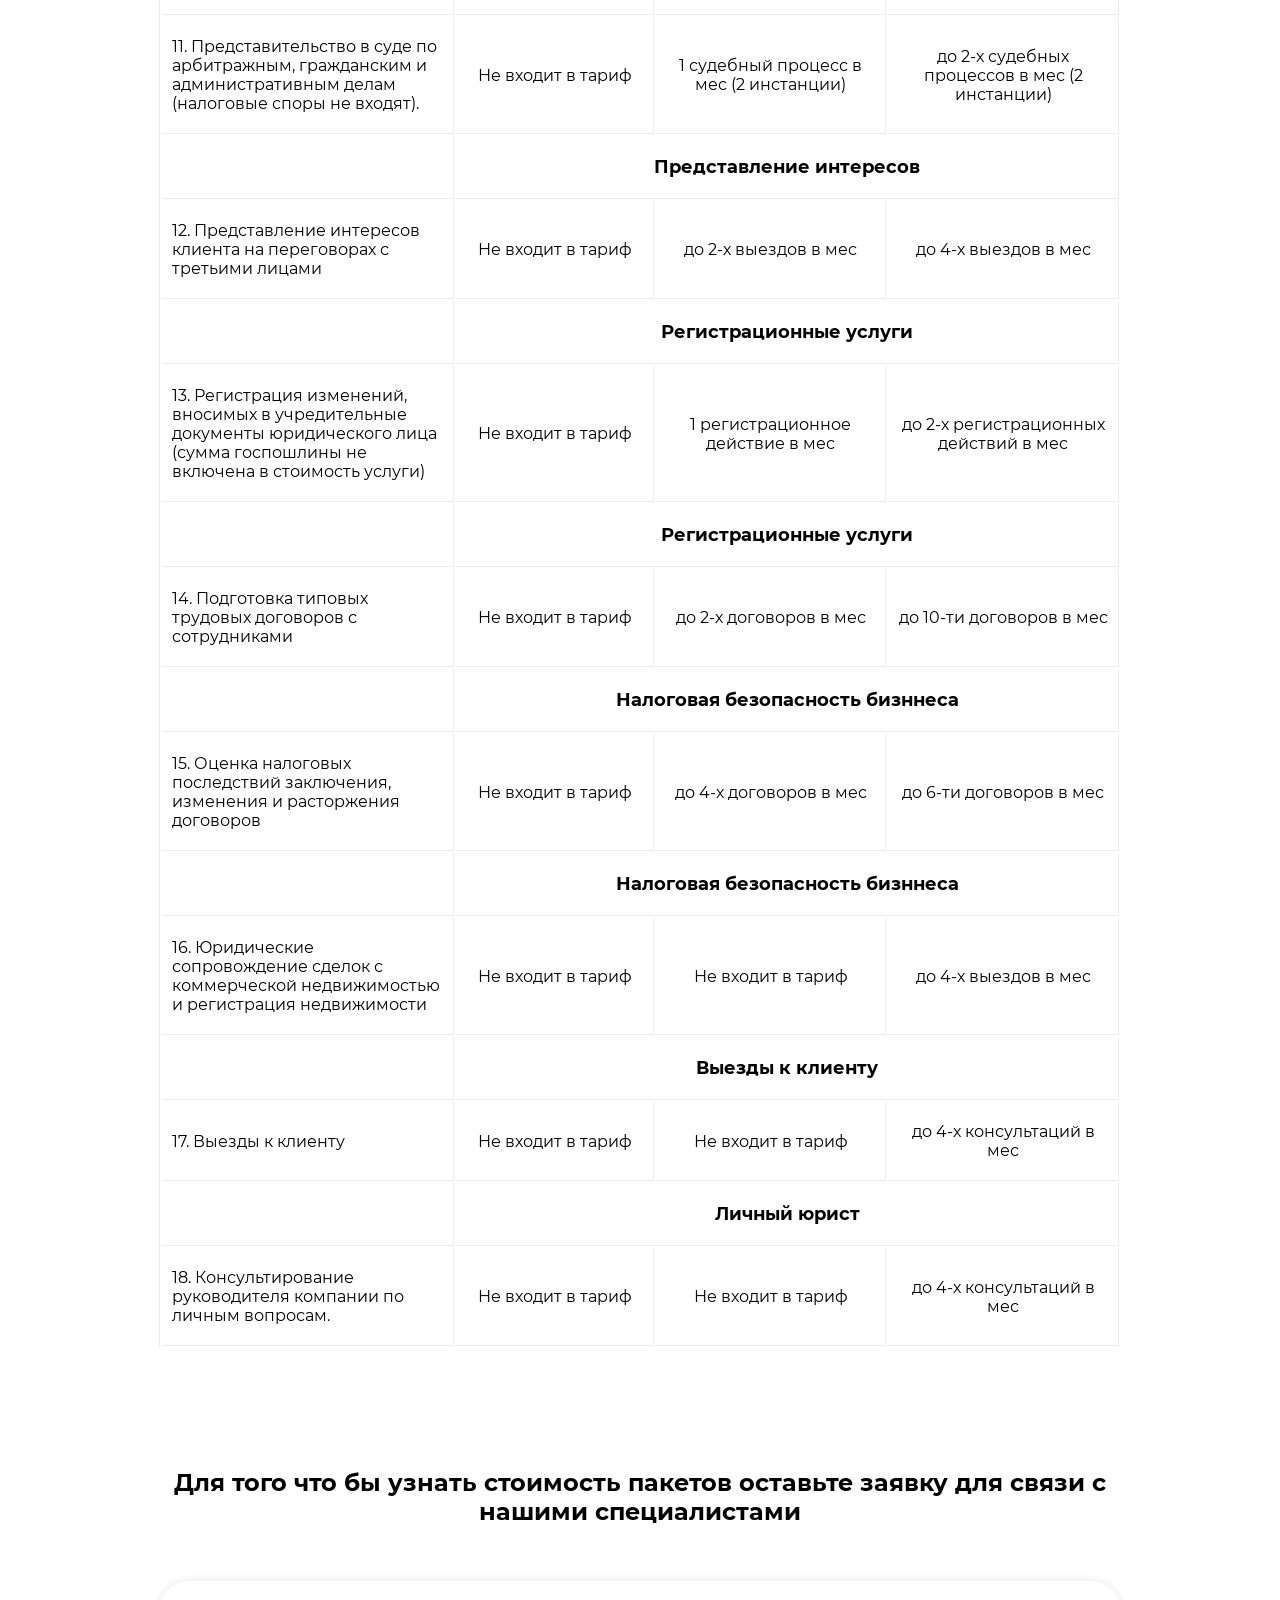
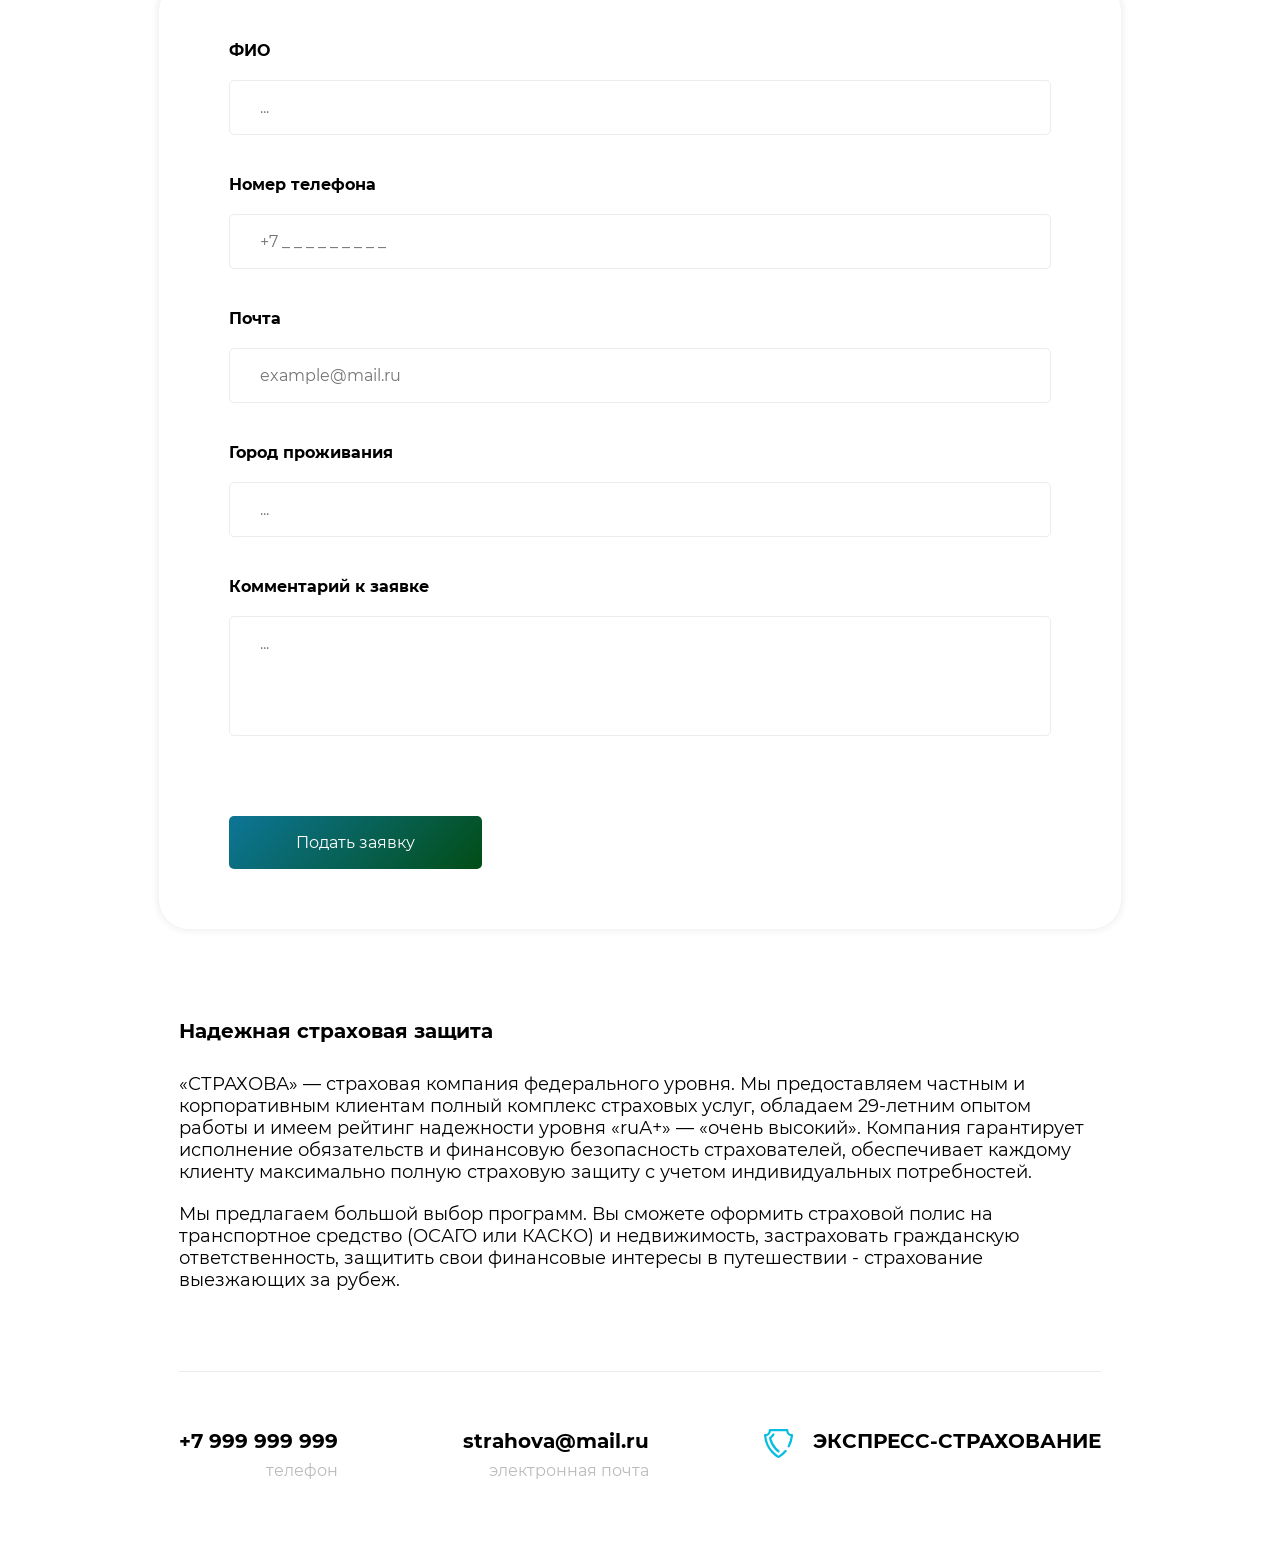
<file: app/lawyer.html>
<!DOCTYPE html>
<html lang="en">

<head>
  <meta charset="UTF-8">
  <meta name="viewport" content="width=device-width, initial-scale=1.0">
  <title></title>
  <link rel="stylesheet" href="css/slick.css">
  <link rel="stylesheet" href="css/style.min.css">
</head>

<body>

	<header class="header">
		<div class="container">
			<nav class="header__nav">
				<div class="header__cover">
					<a href="index.html" class="header__logo">
						<img src="img/svg/logo.svg" alt="" class="img-svg">
						<span>
							ЭКСПРЕСС-СТРАХОВАНИЕ
						</span>
					</a>
					<ul class="header__menu">
						<li>
							<a href="index.html">Главная</a>
						</li>
						<li>
							<a href="index.html#insurance">Услуги</a>
						</li>
						<li>
							<a href="index.html#review">Отзывы</a>
						</li>
					</ul>
					<div class="header__socialMobile">
						<div class="header__socialItem">
							<a href="#">+7 999 999 999</a>
							<span>
								телефон
							</span>
						</div>
						<div class="header__socialItem">
							<a href="#">strahova@mail.ru</a>
							<span>
								электронная почта
							</span>
						</div>
					</div>
					<div class="header__social">
						<a href="tel:+7 999 999 999">+7 999 999 999</a>
						<span class="header__free">
							бесплатно
						</span>
					</div>
				</div>
			</nav>
			<div class="header__mobile">
				<a href="index.html" class="header__mobileLogo">
					<img src="img/svg/logo.svg" alt="" class="img-svg">
					<span>
						ЭКСПРЕСС-СТРАХОВАНИЕ
					</span>
				</a>
				<div class="header__humburger">
					<img src="img/svg/menu.svg" alt="" class="img-svg">
				</div>
			</div>
		</div>
	</header>
	<div class="wrapper">
		<main class="main">
			
			<div class="first">
				<div class="container">
					<div class="first__block first--main">
						<img class="first__img" src="img/health.jpg" alt="">
						<div class="first__info">
							<h1 class="first__title title title--white">
								ВОСПОЛЬЗУЙТЕ ЮРИДИЧЕСКОЙ ГРАМОТНОСТЬЮ НАШИХ СПЕЦИАЛИСТОВ ДЛЯ ВАШЕГО БИЗНЕСА И ИНВЕСТИЦИЙ
							</h1>
						</div>
					</div>
				</div>
			</div>

			<div class="lawyer">
				<div class="container">
					<div class="lawyer__block">
						<div class="lawyer__item">
							<span>
								Получите юридическое для всех <br> сфер страхования
							</span>
						</div>
						<div class="lawyer__item">
							<span>
								Юридическое сопровождение  <br>
								бизнеса
							</span>
						</div>
						<div class="lawyer__item">
							<span>
								Составление ходатайства
							</span>
						</div>
						<div class="lawyer__item">
							<span>
								Подача заявления в суд
							</span>
						</div>
					</div>
				</div>
			</div>

			<div class="information information--lawyer">
				<div class="container">
					<div class="information__block information__block--smallMargin">
						<h3 class="information__title">
							Юридическое сопровождение бизнеса
						</h3>
						<p>
							Как известно, многих затруднений в бизнесе можно избежать, своевременно получив квалифицированную юридическую помощь.
						</p>
						<p>
							Но как быть в ситуации, когда у вас небольшая или средняя компания и вам нужен личный юрист, а ресурсов на его содержание недостаточно? Или если ваша компания более внушительного масштаба – неужели это значит, что вам потребуется целый юридический департамент? Мы предложим вам лучшее решение – юридическое сопровождение вашего бизнеса.
						</p>
						<h3 class="information__title">
							С этими вопросами сталкивался каждый, кто занимается собственным бизнесом:
						</h3>
						<ul class="information__list">
							<li>
								как правильно оформить или прекратить трудовые отношения с сотрудниками;
							</li>
							<li>
								какие налоги и страховые взносы необходимо уплачивать в конкретной ситуации;
							</li>
							<li>
								как корректно составить договоры с контрагентами;
							</li>
							<li>
								какие тонкости важны при общении с государственными органами.
							</li>
						</ul>
						<p>
							Эти и многие другие вопросы вам помогут решить НАШИ СПЕЦИАЛИСТЫ
						</p>
						<h3 class="information__title">
							Мы можем предложить комплексное юридическое сопровождение вашего бизнеса любого масштаба, которое позволит Вам:
						</h3>
						<ul class="information__list">
							<li>
								получать консультации по любым вопросам юридического сопровождения сделок;
							</li>
							<li>
								экономить бюджет компании, исключив затраты на содержании штатного юриста;
							</li>
							<li>
								держать под контролем состояние дел компании при помощи регулярных отчетов, которые вам будут предоставлять специалисты нашей компании;
							</li>
							<li>
								проводить регулярный аудит вашего бизнеса силами сотрудников нашей компании;
							</li>
							<li>
								пользоваться услугами юриста постоянно – благодаря тому, что в нашей компании трудится целый штат высококвалифицированных специалистов, юридическая помощь оказывается клиентам максимально оперативно и без перерывов (на отпуск, больничный и т.д.).
							</li>
						</ul>
					</div>
					<table class="table">
						<tr>
							<td class="table__title">
								УСЛУГА
							</td>
							<td class="table__title">
								БИЗНЕС
							</td>
							<td class="table__title">
								Стандарт
							</td>
							<td class="table__title">
								Преимум
							</td>
						</tr>
						<tr>
							<td class="table__first"></td>
							<td class="table__subtitle" colspan="3">Конcультирование</td>
						</tr>
						<tr>
							<td class="table__first">1. Устные консультации</td>
							<td class="table__center">до 4 в мес.</td>
							<td class="table__center">до 8-ми в мес.</td>
							<td class="table__center">до 15-ми в мес.</td>
						</tr>
						<tr>
							<td class="table__first">2. Письменные консультации.
								Подготовка правовых заключений в 
								соответствии с запросом клиента</td>
							<td class="table__center">до 2х в мес</td>
							<td class="table__center">до 4х в мес</td>
							<td class="table__center">до 8-ми в мес.</td>
						</tr>
						<tr>
							<td class="table__first"></td>
							<td class="table__subtitle" colspan="3">Проверка документации</td>
						</tr>
						<tr>
							<td class="table__first">3. Проверка и правовой анализ юридической документации</td>
							<td class="table__center">до 2-х документов в мес</td>
							<td class="table__center">до 4-х документов в мес</td>
							<td class="table__center">до 8-ми документов в мес</td>
						</tr>
						<tr>
							<td class="table__first"></td>
							<td class="table__subtitle" colspan="3">Защита сделок</td>
						</tr>
						<tr>
							<td class="table__first">4. Разработка договоров, соглашений, протоколов разногласий</td>
							<td class="table__center">до 2-х документов в мес</td>
							<td class="table__center">до 4-х документов в мес</td>
							<td class="table__center">до 8-ми документов в мес</td>
						</tr>
						<tr>
							<td class="table__first">5. Юридическая экспертиза документов</td>
							<td class="table__center">до 2-х документов в мес</td>
							<td class="table__center">до 4-х документов в мес</td>
							<td class="table__center">до 8-ми документов в мес</td>
						</tr>
						<tr>
							<td class="table__first"></td>
							<td class="table__subtitle" colspan="3">Информирование</td>
						</tr>
						<tr>
							<td class="table__first">6. Информирование об актуальных изменениях законодательства.</td>
							<td class="table__center">до 2-х запросов в мес</td>
							<td class="table__center">до 4-х запросов в мес</td>
							<td class="table__center">до 8-ми запросовв мес</td>
						</tr>
						<tr>
							<td class="table__first"></td>
							<td class="table__subtitle" colspan="3">Проверка контрагентов</td>
						</tr>
						<tr>
							<td class="table__first">7. Проверка контрагента перед заключением договора.</td>
							<td class="table__center">до 2-х проверок в мес</td>
							<td class="table__center">до 4-х проверок в мес</td>
							<td class="table__center">до 8-ми проверок мес</td>
						</tr>
						<tr>
							<td class="table__first"></td>
							<td class="table__subtitle" colspan="3">Ведение переписки и претензионной работы</td>
						</tr>
						<tr>
							<td class="table__first">8. Составление запросов, информационных писем и прочая переписка.</td>
							<td class="table__center">Не входит в тариф</td>
							<td class="table__center">до 4-х документов в мес</td>
							<td class="table__center">до 8-ми документов мес</td>
						</tr>
						<tr>
							<td class="table__first">9. Подготовка досудебных претензий в адрес контрагентов клиента.</td>
							<td class="table__center">Не входит в тариф</td>
							<td class="table__center">до 2-х претензий в мес</td>
							<td class="table__center">до 4-х претензий в мес</td>
						</tr>
						<tr>
							<td class="table__first"></td>
							<td class="table__subtitle" colspan="3">Судебная защита</td>
						</tr>
						<tr>
							<td class="table__first">10. Оценка перспектив судебного разбирательства.</td>
							<td class="table__center">Не входит в тариф</td>
							<td class="table__center">1 судебное дело в мес</td>
							<td class="table__center">до 2х судебных в мес</td>
						</tr>
						<tr>
							<td class="table__first">11. Представительство в суде по арбитражным, гражданским и административным делам (налоговые споры не входят).</td>
							<td class="table__center">Не входит в тариф</td>
							<td class="table__center">1 судебный процесс в мес
								(2 инстанции)</td>
							<td class="table__center">до 2-х судебных процессов в мес (2 инстанции)</td>
						</tr>
						<tr>
							<td class="table__first"></td>
							<td class="table__subtitle" colspan="3">Представление интересов</td>
						</tr>
						<tr>
							<td class="table__first">12. Представление интересов клиента на переговорах с третьими лицами</td>
							<td class="table__center">Не входит в тариф</td>
							<td class="table__center">до 2-х выездов в мес</td>
							<td class="table__center">до 4-х выездов в мес</td>
						</tr>
						<tr>
							<td class="table__first"></td>
							<td class="table__subtitle" colspan="3">Регистрационные услуги</td>
						</tr>
						<tr>
							<td class="table__first">13. Регистрация изменений, вносимых в учредительные документы юридического лица (сумма госпошлины не включена в стоимость услуги)</td>
							<td class="table__center">Не входит в тариф</td>
							<td class="table__center">1 регистрационное действие в мес</td>
							<td class="table__center">до 2-х регистрационных действий в мес</td>
						</tr>
						<tr>
							<td class="table__first"></td>
							<td class="table__subtitle" colspan="3">Регистрационные услуги</td>
						</tr>
						<tr>
							<td class="table__first">14. Подготовка типовых трудовых договоров с сотрудниками</td>
							<td class="table__center">Не входит в тариф</td>
							<td class="table__center">до 2-х договоров в мес</td>
							<td class="table__center">до 10-ти договоров в мес</td>
						</tr>
						<tr>
							<td class="table__first"></td>
							<td class="table__subtitle" colspan="3">Налоговая безопасность бизннеса</td>
						</tr>
						<tr>
							<td class="table__first">15. Оценка налоговых последствий заключения, изменения и расторжения договоров</td>
							<td class="table__center">Не входит в тариф</td>
							<td class="table__center">до 4-х договоров в мес</td>
							<td class="table__center">до 6-ти договоров в мес</td>
						</tr>
						<tr>
							<td class="table__first"></td>
							<td class="table__subtitle" colspan="3">Налоговая безопасность бизннеса</td>
						</tr>
						<tr>
							<td class="table__first">16. Юридические сопровождение сделок с коммерческой недвижимостью и регистрация недвижимости</td>
							<td class="table__center">Не входит в тариф</td>
							<td class="table__center">Не входит в тариф</td>
							<td class="table__center">до 4-х выездов в мес</td>
						</tr>
						<tr>
							<td class="table__first"></td>
							<td class="table__subtitle" colspan="3">Выезды к клиенту</td>
						</tr>
						<tr>
							<td class="table__first">17. Выезды к клиенту</td>
							<td class="table__center">Не входит в тариф</td>
							<td class="table__center">Не входит в тариф</td>
							<td class="table__center">до 4-х консультаций в мес</td>
						</tr>
						<tr>
							<td class="table__first"></td>
							<td class="table__subtitle" colspan="3">Личный юрист</td>
						</tr>
						<tr>
							<td class="table__first">18. Консультирование  руководителя компании по личным вопросам.</td>
							<td class="table__center">Не входит в тариф</td>
							<td class="table__center">Не входит в тариф</td>
							<td class="table__center">до 4-х консультаций в мес</td>
						</tr>
					</table>
				</div>
			</div>

			<div class="services">
				<div class="container services__container">
					<h2 class="services__title">
						Для того что бы узнать стоимость пакетов оставьте заявку для связи с нашими специалистами
					</h2>
					<div class="services__tab">
						<form action="#" method="POST" class="services__form">
							<div class="services__input">
								<span>ФИО</span>
								<input type="text" name="fio" placeholder="...">
							</div>
							<div class="services__input">
								<span>Номер телефона</span>
								<input type="text" name="phone" placeholder="+7 _ _ _ _ _ _ _ _ _">
							</div>
							<div class="services__input">
								<span>Почта</span>
								<input type="text" name="mail" placeholder="example@mail.ru">
							</div>
							<div class="services__input">
								<span>Город проживания</span>
								<input type="text" name="city" placeholder="...">
							</div>
							<div class="services__input">
								<span>Комментарий к заявке</span>
								<textarea type="text" name="comment" placeholder="..."></textarea>	
							</div>
							<button type="submit" class="services__btn btn">
								Подать заявку
							</button>
						</form>
					</div>
				</div>
			</div>

			

		</main>
		<footer class="footer">
			<div class="container">
				<div class="footer__info">
					<h3 class="footer__title">
						Надежная страховая защита
					</h3>
					<p class="footer__text">
						«СТРАХОВА» — страховая компания федерального уровня. Мы предоставляем частным и корпоративным клиентам полный комплекс страховых услуг, обладаем 29-летним опытом работы и имеем рейтинг надежности уровня «ruА+» — «очень высокий». Компания гарантирует исполнение обязательств и финансовую безопасность страхователей, обеспечивает каждому клиенту максимально полную страховую защиту с учетом индивидуальных потребностей.
					</p>
					<div class="footer__text">
						Мы предлагаем большой выбор программ. Вы сможете оформить страховой полис на транспортное средство (ОСАГО или КАСКО) и недвижимость, застраховать гражданскую ответственность, защитить свои финансовые интересы в путешествии - страхование выезжающих за рубеж.
					</div>
				</div>
				<div class="footer__block">
					<div class="footer__social">
						<div class="footer__socialItem">
							<a href="tel:7999999999">+7 999 999 999</a>
							<span>
								телефон
							</span>
						</div>
						<div class="footer__socialItem">
							<a href="mailto:strahova@mail.ru">strahova@mail.ru</a>
							<span>
								электронная почта
							</span>
						</div>
					</div>
					<a href="index.html" class="footer__logo">
						<img src="img/svg/logo.svg" alt="" class="img-svg">
						<span>
							ЭКСПРЕСС-СТРАХОВАНИЕ
						</span>
					</a>
				</div>
			</div>
		</footer>
	</div>


  <script src="https://code.jquery.com/jquery-3.6.0.min.js" integrity="sha256-/xUj+3OJU5yExlq6GSYGSHk7tPXikynS7ogEvDej/m4=" crossorigin="anonymous"></script>
	<script src="js/jquery.maskedinput.min.js"></script>
	<script src="js/main.js"></script>
</body>

</html>
</file>
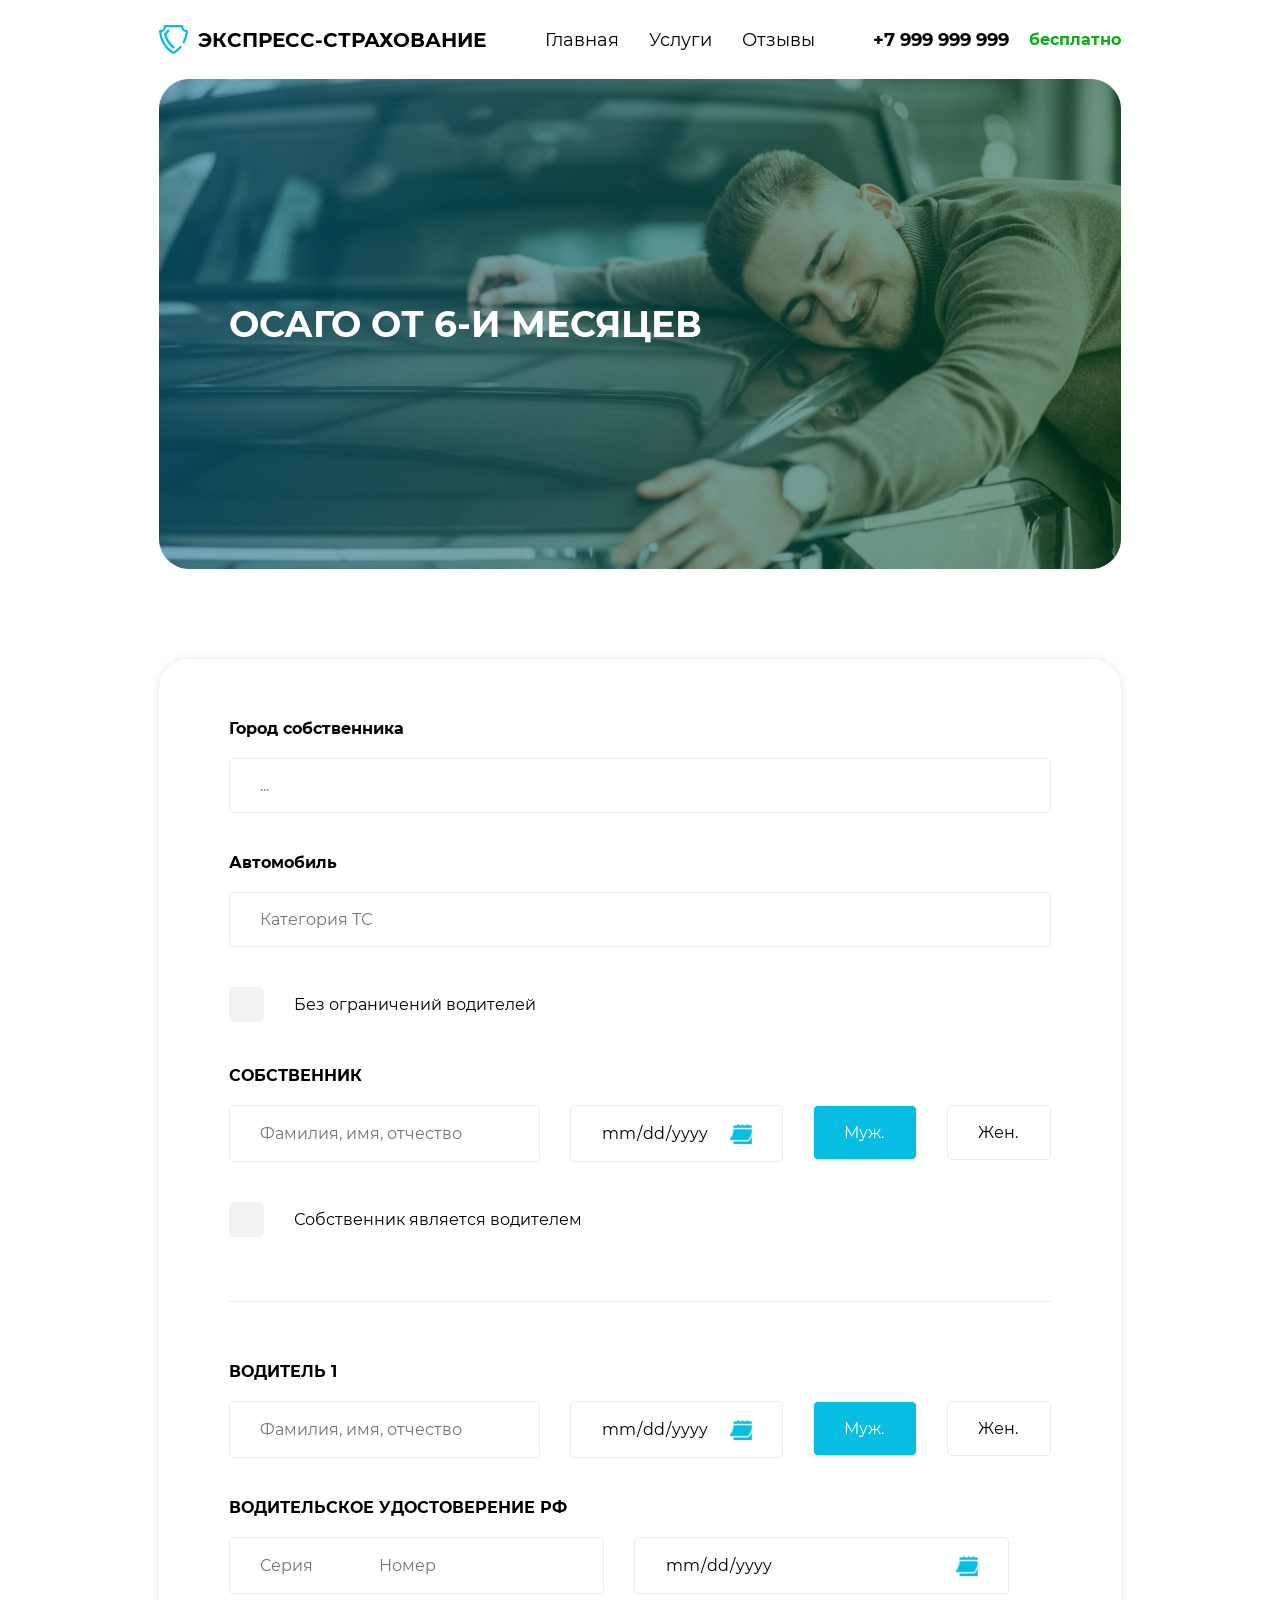
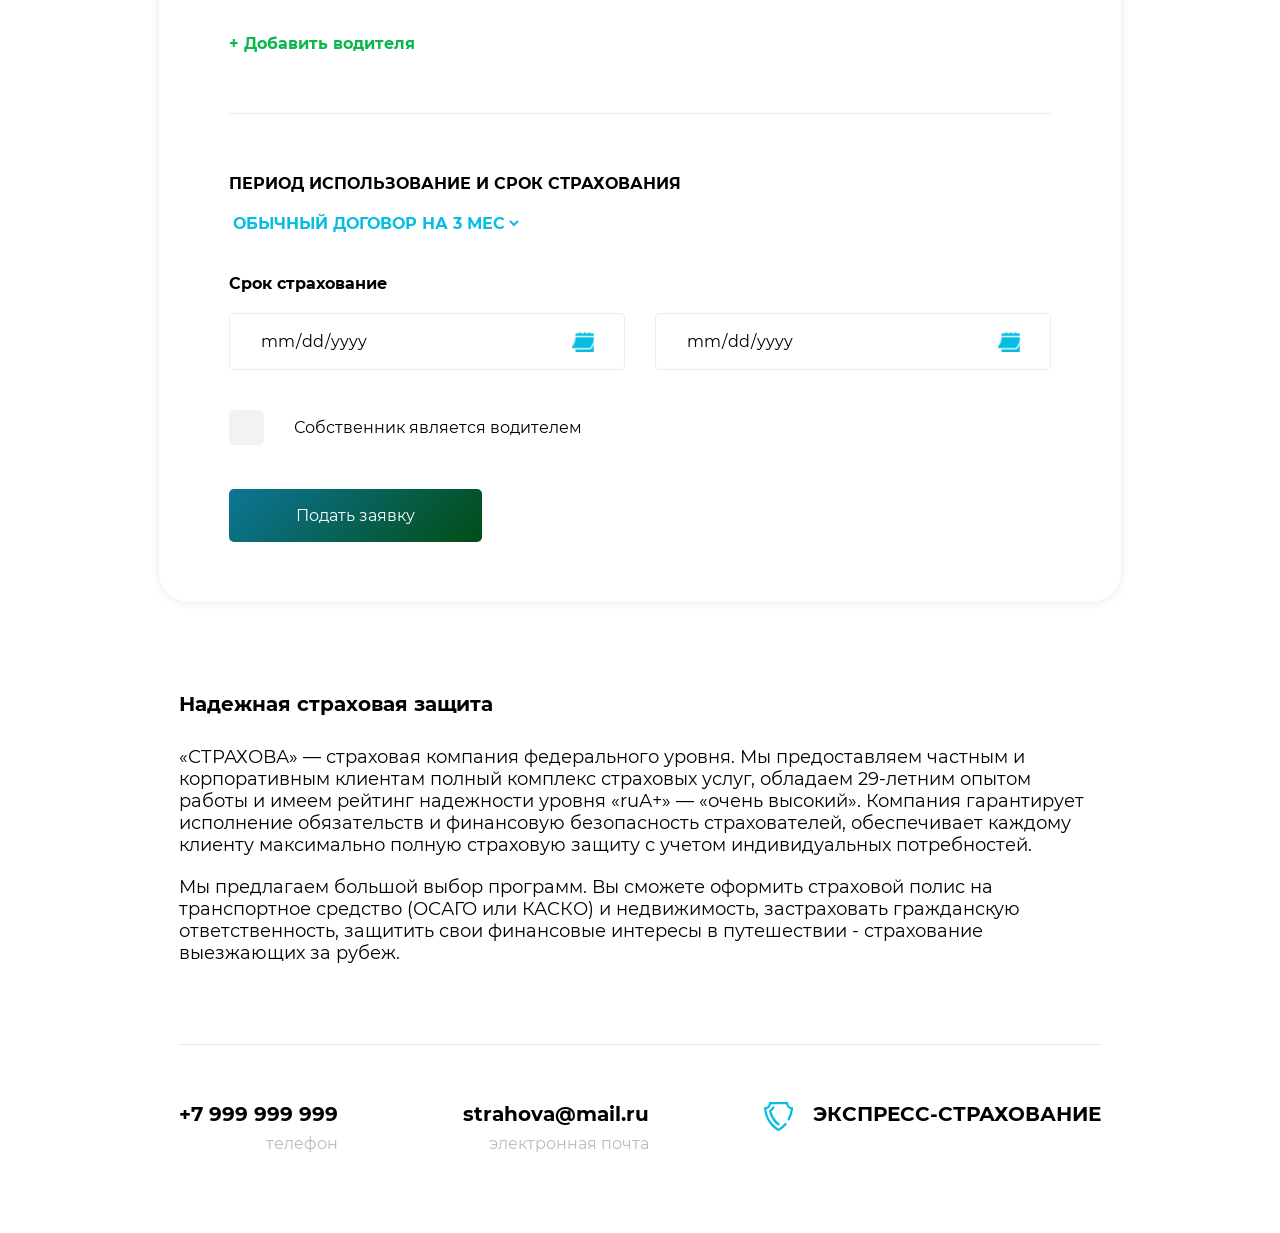
<file: app/osago.html>
<!DOCTYPE html>
<html lang="en">

<head>
  <meta charset="UTF-8">
  <meta name="viewport" content="width=device-width, initial-scale=1.0">
  <title></title>
  <link rel="stylesheet" href="css/slick.css">
  <link rel="stylesheet" href="css/style.min.css">
</head>

<body>

	<header class="header">
		<div class="container">
			<nav class="header__nav">
				<div class="header__cover">
					<a href="index.html" class="header__logo">
						<img src="img/svg/logo.svg" alt="" class="img-svg">
						<span>
							ЭКСПРЕСС-СТРАХОВАНИЕ
						</span>
					</a>
					<ul class="header__menu">
						<li>
							<a href="index.html">Главная</a>
						</li>
						<li>
							<a href="index.html#insurance">Услуги</a>
						</li>
						<li>
							<a href="index.html#review">Отзывы</a>
						</li>
					</ul>
					<div class="header__socialMobile">
						<div class="header__socialItem">
							<a href="#">+7 999 999 999</a>
							<span>
								телефон
							</span>
						</div>
						<div class="header__socialItem">
							<a href="#">strahova@mail.ru</a>
							<span>
								электронная почта
							</span>
						</div>
					</div>
					<div class="header__social">
						<a href="tel:+7 999 999 999">+7 999 999 999</a>
						<span class="header__free">
							бесплатно
						</span>
					</div>
				</div>
			</nav>
			<div class="header__mobile">
				<a href="index.html" class="header__mobileLogo">
					<img src="img/svg/logo.svg" alt="" class="img-svg">
					<span>
						ЭКСПРЕСС-СТРАХОВАНИЕ
					</span>
				</a>
				<div class="header__humburger">
					<img src="img/svg/menu.svg" alt="" class="img-svg">
				</div>
			</div>
		</div>
	</header>
	<div class="wrapper">
		<main class="main">
			
			<div class="first">
				<div class="container">
					<div class="first__block first--main">
						<img class="first__img" src="img/osago.jpg" alt="">
						<div class="first__info">
							<h1 class="first__title title title--white">
								ОСАГО ОТ 6-И МЕСЯЦЕВ
							</h1>
						</div>
					</div>
				</div>
			</div>

			<div class="services">
				<div class="container services__container">
					<div class="services__tab">
						<form action="mail/osago-mail-buy.php" method="POST" class="services__form">
							<div class="services__input">
								<span>Город собственника</span>
								<input require type="text" name="city" placeholder="...">
							</div>
							<div class="services__input">
								<span>Автомобиль</span>
								<input require type="text" name="auto" placeholder="Категория ТС">
							</div>
							<div class="services__checkbox">
								<input require type="checkbox" id="no-limit" name="no-limit" value="yes">
								<label for="no-limit">Без ограничений водителей</label>
							</div>
							<div class="services__group">
								<div class="services__input">
									<span>СОБСТВЕННИК</span>
								</div>
								<div class="services__groupItem services__input">
									<input require type="text" name="owner-fio" placeholder="Фамилия, имя, отчество">
									<div class="services__groupMore">
										<input require type="date" name="date" placeholder="Дата рождения">
										<div class="services__radio-btn">
											<input id="man" type="radio" name="owner-radio" value="man" checked>
											<label for="man">Муж.</label>
										</div>
										 
										<div class="services__radio-btn">
											<input id="woman" type="radio" name="owner-radio" value="woman">
											<label for="woman">Жен.</label>
										</div>
									</div>
								</div>
							</div>
							<div class="services__checkbox">
								<input type="checkbox" id="has-driver" name="has-driver" value="yes">
								<label for="has-driver">Собственник является водителем</label>
							</div>

							<div class="services__line"></div>

							<div class="services__osago">
								<div class="services__osagoDriver">
									<div class="services__groupDriver">
										<div class="services__input">
											<span>ВОДИТЕЛЬ 1</span>
										</div>
										<div class="services__groupItem services__input">
											<input type="text" name="driver1" placeholder="Фамилия, имя, отчество">
											<div class="services__groupMore">
												<input require type="date" name="birthday" placeholder="Дата рождения">
												<div class="services__radio-btn">
													<input id="driver-man" type="radio" name="driver-radio" value="man" checked>
													<label for="driver-man">Муж.</label>
												</div>
												 
												<div class="services__radio-btn">
													<input id="driver-woman" type="radio" name="driver-radio" value="woman">
													<label for="driver-woman">Жен.</label>
												</div>
											</div>
										</div>
									</div>
									<div class="services__passport">
										<div class="services__input">
											<span>ВОДИТЕЛЬСКОЕ УДОСТОВЕРЕНИЕ РФ</span>
										</div>
										<div class="services__passportGroup">
											<div class="services__passportItem">
												<input require type="text" class="services__passportSeries" name="passport-series" placeholder="Серия" maxlength="4">
												<input require type="text" class="services__passportNumber" name="passport-number" id="" maxlength="6" placeholder="Номер">
											</div>
											<div class="services__passportItem">
												<input require type="date" name="birthday-vod" placeholder="">
											</div>
										</div>
									</div>
								</div>
							</div>
							<div class="services__add services__osago">
								<div class="services__addBtn">
									+ Добавить водителя
								</div>
							</div>

							<div class="services__line"></div>

							<div class="services__period">
								<div class="services__input">
									<span>ПЕРИОД ИСПОЛЬЗОВАНИЕ И СРОК СТРАХОВАНИЯ</span>
								</div>
								
								<select class="services__select">
									<option value="3">ОБЫЧНЫЙ ДОГОВОР НА 3 МЕС</option>
									<option value="6">ОБЫЧНЫЙ ДОГОВОР НА 6 МЕС</option>
									<option value="9">ОБЫЧНЫЙ ДОГОВОР НА 9 МЕС</option>
									<option value="12">ОБЫЧНЫЙ ДОГОВОР НА 1 ГОД</option>
								</select>
								<div class="services__doubleInput">
									<div class="services__input">
										<span>Срок страхование</span>
										<input type="date" name="auto" placeholder="...">
									</div>
									<div class="services__input">
										<span class="services__hide">Срок страхование</span>
										<input type="date" name="auto" placeholder="...">
									</div>
								</div>
								<div class="services__checkbox">
									<input type="checkbox" id="season" name="season" value="yes">
									<label for="season">Собственник является водителем</label>
								</div>
							</div>

							<button type="submit" class="services__btn btn">
								Подать заявку
							</button>
						</form>
					</div>
				</div>
			</div>

		</main>
		<footer class="footer">
			<div class="container">
				<div class="footer__info">
					<h3 class="footer__title">
						Надежная страховая защита
					</h3>
					<p class="footer__text">
						«СТРАХОВА» — страховая компания федерального уровня. Мы предоставляем частным и корпоративным клиентам полный комплекс страховых услуг, обладаем 29-летним опытом работы и имеем рейтинг надежности уровня «ruА+» — «очень высокий». Компания гарантирует исполнение обязательств и финансовую безопасность страхователей, обеспечивает каждому клиенту максимально полную страховую защиту с учетом индивидуальных потребностей.
					</p>
					<div class="footer__text">
						Мы предлагаем большой выбор программ. Вы сможете оформить страховой полис на транспортное средство (ОСАГО или КАСКО) и недвижимость, застраховать гражданскую ответственность, защитить свои финансовые интересы в путешествии - страхование выезжающих за рубеж.
					</div>
				</div>
				<div class="footer__block">
					<div class="footer__social">
						<div class="footer__socialItem">
							<a href="tel:7999999999">+7 999 999 999</a>
							<span>
								телефон
							</span>
						</div>
						<div class="footer__socialItem">
							<a href="mailto:strahova@mail.ru">strahova@mail.ru</a>
							<span>
								электронная почта
							</span>
						</div>
					</div>
					<a href="index.html" class="footer__logo">
						<img src="img/svg/logo.svg" alt="" class="img-svg">
						<span>
							ЭКСПРЕСС-СТРАХОВАНИЕ
						</span>
					</a>
				</div>
			</div>
		</footer>
	</div>


  <script src="https://code.jquery.com/jquery-3.6.0.min.js" integrity="sha256-/xUj+3OJU5yExlq6GSYGSHk7tPXikynS7ogEvDej/m4=" crossorigin="anonymous"></script>
	<script src="js/jquery.maskedinput.min.js"></script>
	<script src="js/main.js"></script>
</body>

</html>
</file>
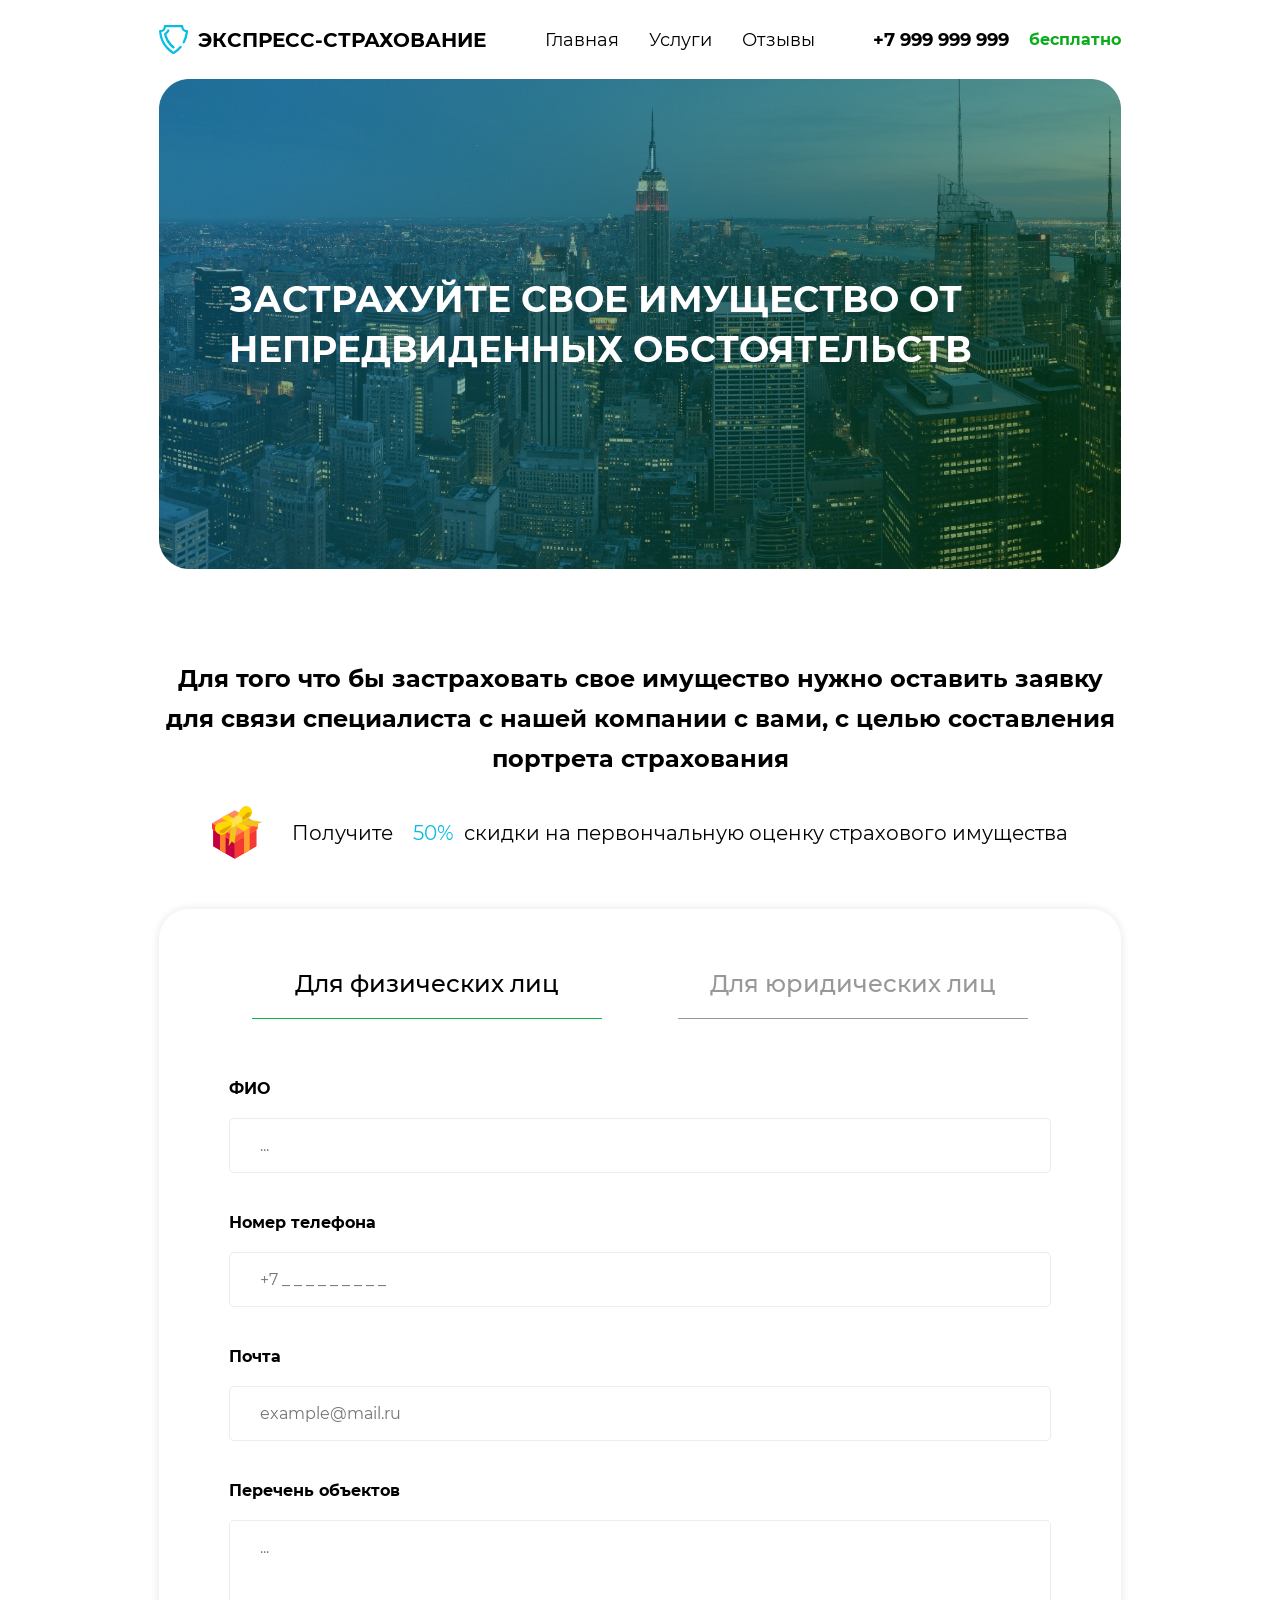
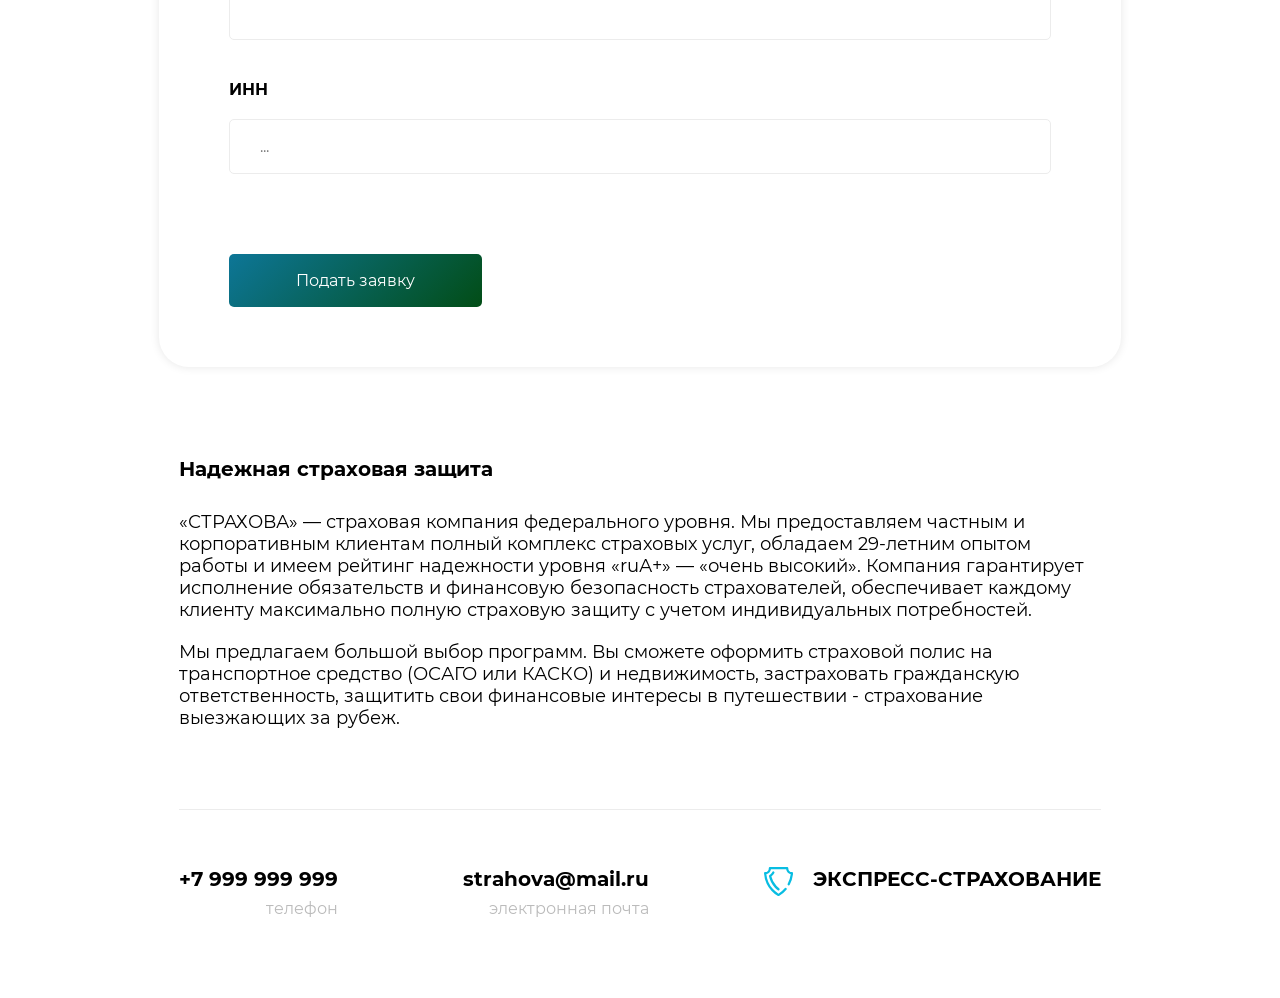
<file: app/property.html>
<!DOCTYPE html>
<html lang="en">

<head>
  <meta charset="UTF-8">
  <meta name="viewport" content="width=device-width, initial-scale=1.0">
  <title></title>
  <link rel="stylesheet" href="css/slick.css">
  <link rel="stylesheet" href="css/style.min.css">
</head>

<body>

	<header class="header">
		<div class="container">
			<nav class="header__nav">
				<div class="header__cover">
					<a href="index.html" class="header__logo">
						<img src="img/svg/logo.svg" alt="" class="img-svg">
						<span>
							ЭКСПРЕСС-СТРАХОВАНИЕ
						</span>
					</a>
					<ul class="header__menu">
						<li>
							<a href="index.html">Главная</a>
						</li>
						<li>
							<a href="index.html#insurance">Услуги</a>
						</li>
						<li>
							<a href="index.html#review">Отзывы</a>
						</li>
					</ul>
					<div class="header__socialMobile">
						<div class="header__socialItem">
							<a href="#">+7 999 999 999</a>
							<span>
								телефон
							</span>
						</div>
						<div class="header__socialItem">
							<a href="#">strahova@mail.ru</a>
							<span>
								электронная почта
							</span>
						</div>
					</div>
					<div class="header__social">
						<a href="tel:+7 999 999 999">+7 999 999 999</a>
						<span class="header__free">
							бесплатно
						</span>
					</div>
				</div>
			</nav>
			<div class="header__mobile">
				<a href="index.html" class="header__mobileLogo">
					<img src="img/svg/logo.svg" alt="" class="img-svg">
					<span>
						ЭКСПРЕСС-СТРАХОВАНИЕ
					</span>
				</a>
				<div class="header__humburger">
					<img src="img/svg/menu.svg" alt="" class="img-svg">
				</div>
			</div>
		</div>
	</header>
	<div class="wrapper">
		<main class="main">
			
			<div class="first">
				<div class="container">
					<div class="first__block first--main">
						<img class="first__img" src="img/property.jpg" alt="">
						<div class="first__info">
							<h1 class="first__title title title--white">
								ЗАСТРАХУЙТЕ СВОЕ ИМУЩЕСТВО ОТ НЕПРЕДВИДЕННЫХ ОБСТОЯТЕЛЬСТВ
							</h1>
						</div>
					</div>
				</div>
			</div>

			<div class="services">
				<div class="container services__container">
					<div class="property">
						<div class="property__text">
							Для того что бы застраховать свое имущество нужно оставить заявку для связи специалиста с нашей компании с вами, с целью составления портрета страхования
						</div>
						<div class="property__offer">
							<img src="img/svg/gift.svg" alt="" class="img-svg">
							<div class="property__offerText">
								Получите
								<span>50%</span>
								скидки на первончальную оценку страхового имущества
							</div>
						</div>
					</div>
					<div class="services__tab services__moreTabs">
						<div class="tabbed-section__selector services__mobile">
							<a class="tabbed-section__selector-tab-1 active">Для физических лиц</a>
							<a class="tabbed-section__selector-tab-2">Для юридических лиц</a>
						</div>

						<div class="tabbed-section-1 visible">
							<form action="mail/property-mail-buy.php" method="POST" class="services__form">
								<div class="services__input">
									<span>ФИО</span>
									<input type="text" name="fio" placeholder="...">
								</div>
								<div class="services__input">
									<span>Номер телефона</span>
									<input type="text" name="phone" placeholder="+7 _ _ _ _ _ _ _ _ _">
								</div>
								<div class="services__input">
									<span>Почта</span>
									<input type="text" name="mail" placeholder="example@mail.ru">
								</div>
								<div class="services__input">
									<span>Перечень объектов</span>
									<textarea type="text" name="list" placeholder="..."></textarea>	
								</div>
								<div class="services__input">
									<span>ИНН</span>
									<input type="text" name="inn" placeholder="...">
								</div>
								<button type="submit" class="services__btn btn">
									Подать заявку
								</button>
							</form>
						</div>
						<div class="tabbed-section-2 hidden">
							<form action="mail/property-mail-law.php" method="POST" class="services__form">
								<div class="services__input">
									<span>Название организации</span>
									<input type="text" name="org-name" placeholder="...">
								</div>
								<div class="services__input">
									<span>Номер телефона</span>
									<input type="text" name="phone" placeholder="+7 _ _ _ _ _ _ _ _ _">
								</div>
								<div class="services__input">
									<span>Почта</span>
									<input type="text" name="mail" placeholder="example@mail.ru">
								</div>
								<div class="services__input">
									<span>Перечень объектов</span>
									<textarea type="text" name="list" placeholder="..."></textarea>	
								</div>
								<div class="services__input">
									<span>Расчетный счет</span>
									<input type="text" name="card" placeholder="..">
								</div>
								<div class="services__input">
									<span>Предварительная сумма страхования</span>
									<input type="text" name="sum" placeholder="..">
								</div>
								<button type="submit" class="services__btn btn">
									Подать заявку
								</button>
							</form>
						</div>
					</div>
				</div>
			</div>

		</main>
		<footer class="footer">
			<div class="container">
				<div class="footer__info">
					<h3 class="footer__title">
						Надежная страховая защита
					</h3>
					<p class="footer__text">
						«СТРАХОВА» — страховая компания федерального уровня. Мы предоставляем частным и корпоративным клиентам полный комплекс страховых услуг, обладаем 29-летним опытом работы и имеем рейтинг надежности уровня «ruА+» — «очень высокий». Компания гарантирует исполнение обязательств и финансовую безопасность страхователей, обеспечивает каждому клиенту максимально полную страховую защиту с учетом индивидуальных потребностей.
					</p>
					<div class="footer__text">
						Мы предлагаем большой выбор программ. Вы сможете оформить страховой полис на транспортное средство (ОСАГО или КАСКО) и недвижимость, застраховать гражданскую ответственность, защитить свои финансовые интересы в путешествии - страхование выезжающих за рубеж.
					</div>
				</div>
				<div class="footer__block">
					<div class="footer__social">
						<div class="footer__socialItem">
							<a href="tel:7999999999">+7 999 999 999</a>
							<span>
								телефон
							</span>
						</div>
						<div class="footer__socialItem">
							<a href="mailto:strahova@mail.ru">strahova@mail.ru</a>
							<span>
								электронная почта
							</span>
						</div>
					</div>
					<a href="index.html" class="footer__logo">
						<img src="img/svg/logo.svg" alt="" class="img-svg">
						<span>
							ЭКСПРЕСС-СТРАХОВАНИЕ
						</span>
					</a>
				</div>
			</div>
		</footer>
	</div>


  <script src="https://code.jquery.com/jquery-3.6.0.min.js" integrity="sha256-/xUj+3OJU5yExlq6GSYGSHk7tPXikynS7ogEvDej/m4=" crossorigin="anonymous"></script>
	<script src="js/jquery.maskedinput.min.js"></script>
	<script src="js/main.js"></script>
</body>

</html>
</file>
<file: app/css/style.min.css>
@font-face{font-family:"Montserrat-Bold";src:url("../fonts/Montserrat-Bold.ttf");font-display:swap}@font-face{font-family:"Montserrat-Medium";src:url("../fonts/Montserrat-Medium.ttf");font-display:swap}@font-face{font-family:"Montserrat-Regular";src:url("../fonts/Montserrat-Regular.ttf");font-display:swap}@font-face{font-family:"Montserrat-Semibold";src:url("../fonts/Montserrat-Semibold.ttf");font-display:swap}html{-webkit-box-sizing:border-box;box-sizing:border-box}*,*::after,*::before{-webkit-box-sizing:inherit;box-sizing:inherit}ul[class],ol[class]{padding:0}body,h1,h2,h3,h4,h5,h6,p,ul,ol,li,figure,figcaption,blockquote,dl,dd{margin:0}ul[class]{list-style:none}img{max-width:100%;display:block}input,button,textarea,select{font:inherit;outline:none}a{text-decoration:none}html,body{height:100%;font-family:"Montserrat-Regular"}.wrapper{display:-webkit-box;display:-ms-flexbox;display:flex;-webkit-box-orient:vertical;-webkit-box-direction:normal;-ms-flex-direction:column;flex-direction:column;min-height:100%}.main{word-wrap:break-word;-webkit-box-flex:1;-ms-flex:1 0 auto;flex:1 0 auto}.footer{-webkit-box-flex:0;-ms-flex:0 0 auto;flex:0 0 auto}.container{max-width:1580px;margin:0 auto}.title{word-wrap:break-word;font-size:56px;font-family:"Montserrat-Bold";color:#000;line-height:80px}.title--white{color:#fff}.subtitle{word-wrap:break-word}.btn{font-size:16px;padding:17px 67px;background:-o-linear-gradient(315deg, #0d7697, #024d16);background:linear-gradient(135deg, #0d7697, #024d16);border-radius:5px;color:#fff;width:-webkit-max-content;width:-moz-max-content;width:max-content;border:none;cursor:pointer;-webkit-transition:.4s;-o-transition:.4s;transition:.4s}.btn:hover{background:-o-linear-gradient(315deg, #0D7697, #0D7697);background:linear-gradient(135deg, #0D7697, #0D7697)}input{cursor:pointer}a{color:#000;-webkit-transition:.4s;-o-transition:.4s;transition:.4s}.header{background:#fff}.header__cover{display:-webkit-box;display:-ms-flexbox;display:flex;padding:30px 60px;-webkit-box-align:center;-ms-flex-align:center;align-items:center}.header__socialMobile{display:none}.header__mobile{display:none}.header__nav{-webkit-transition:.4s;-o-transition:.4s;transition:.4s}.header__logo{display:-webkit-box;display:-ms-flexbox;display:flex;-webkit-box-align:center;-ms-flex-align:center;align-items:center}.header__logo svg{margin-right:20px}.header__logo span{font-size:24px;font-family:"Montserrat-Bold"}.header__menu{margin-left:125px;display:-webkit-box;display:-ms-flexbox;display:flex;-webkit-box-align:center;-ms-flex-align:center;align-items:center}.header__menu li a{font-size:18px;color:#000}.header__menu li a:hover{color:#08BDE2}.header__menu li:not(:last-child){margin-right:70px}.header__social{margin-left:auto;display:-webkit-box;display:-ms-flexbox;display:flex;-webkit-box-align:center;-ms-flex-align:center;align-items:center}.header__social a{font-size:24px;font-family:"Montserrat-Bold";color:#000;margin-right:30px}.header__free{color:#0DAC1D;font-size:16px;font-family:"Montserrat-Bold"}.footer .container{display:-webkit-box;display:-ms-flexbox;display:flex;-webkit-box-orient:vertical;-webkit-box-direction:normal;-ms-flex-direction:column;flex-direction:column}.footer__info{display:-webkit-box;display:-ms-flexbox;display:flex;-webkit-box-orient:vertical;-webkit-box-direction:normal;-ms-flex-direction:column;flex-direction:column;margin-bottom:80px;padding:0 60px}.footer__title{font-size:20px;font-family:"Montserrat-Bold";margin-bottom:30px}.footer__text{font-size:18px}.footer__text:not(:last-child){margin-bottom:20px}.footer__block{display:-webkit-box;display:-ms-flexbox;display:flex;-webkit-box-pack:justify;-ms-flex-pack:justify;justify-content:space-between;padding:57px 0 80px 0;margin:0 60px;border-top:1px solid #ECECEC}.footer__logo{display:-webkit-box;display:-ms-flexbox;display:flex}.footer__logo svg{margin-right:20px}.footer__logo span{font-size:24px;font-family:"Montserrat-Bold"}.footer__social{display:-webkit-box;display:-ms-flexbox;display:flex}.footer__socialItem{display:-webkit-box;display:-ms-flexbox;display:flex;-webkit-box-orient:vertical;-webkit-box-direction:normal;-ms-flex-direction:column;flex-direction:column}.footer__socialItem:not(:last-child){margin-right:125px}.footer__socialItem a{font-size:24px;font-family:"Montserrat-Bold";margin-bottom:8px}.footer__socialItem span{color:#BBBBBB;font-size:16px;text-align:right}.first{width:100%;margin-bottom:120px}.first--img{height:100%;width:100%;-o-object-fit:cover;object-fit:cover}.first__block{position:relative}.first__info{position:absolute;top:50%;left:130px;-webkit-transform:translateY(-50%);-ms-transform:translateY(-50%);transform:translateY(-50%)}.first__subtitle{margin-top:45px;font-size:36px;font-family:"Montserrat-Medium";color:#fff}.insurance{margin-bottom:120px}.insurance__title{margin-bottom:70px}.insurance__block{display:-ms-grid;display:grid;-ms-grid-columns:1fr 1fr 1fr 1fr;grid-template-columns:1fr 1fr 1fr 1fr;grid-gap:30px}.insurance__item{border-radius:30px;position:relative;height:482px}.insurance__item:hover svg{display:none}.insurance__item:hover>.insurance__info .insurance__hide{display:block}.insurance__item--last{-ms-grid-column:3;grid-column-start:3;-ms-grid-column-span:2;grid-column-end:5}.insurance__bg{border-radius:30px;width:100%;height:100%;-o-object-fit:cover;object-fit:cover}.insurance__info{position:absolute;bottom:50px;left:30px;display:-webkit-box;display:-ms-flexbox;display:flex;-webkit-box-orient:vertical;-webkit-box-direction:normal;-ms-flex-direction:column;flex-direction:column}.insurance__itemTitle{color:#fff;font-size:18px;font-family:"Montserrat-Bold";margin-bottom:18px}.insurance__link{display:-webkit-box;display:-ms-flexbox;display:flex;-webkit-box-align:center;-ms-flex-align:center;align-items:center}.insurance__link span{margin-right:50px;font-size:16px;font-family:"Montserrat-Medium";color:#fff}.insurance__hide{display:none;fill:#fff}.review{margin-bottom:120px}.review__title{margin-bottom:75px}.review__block{display:-ms-grid;display:grid;-ms-grid-columns:1fr 1fr;grid-template-columns:1fr 1fr;grid-gap:30px}.review__item{display:-webkit-box;display:-ms-flexbox;display:flex;-webkit-box-orient:vertical;-webkit-box-direction:normal;-ms-flex-direction:column;flex-direction:column;-webkit-box-shadow:0px 0px 8px rgba(0,0,0,0.1);box-shadow:0px 0px 8px rgba(0,0,0,0.1);padding:30px;border-radius:20px}.review__nav{display:-webkit-box;display:-ms-flexbox;display:flex;margin-bottom:30px}.review__img{margin-right:30px;height:47px;width:47px;-o-object-fit:cover;object-fit:cover;border-radius:50%}.review__person{display:-webkit-box;display:-ms-flexbox;display:flex;-webkit-box-orient:vertical;-webkit-box-direction:normal;-ms-flex-direction:column;flex-direction:column}.review__name{margin-bottom:8px;font-size:18px;font-family:'Montserrat-Bold'}.review__star{display:-webkit-box;display:-ms-flexbox;display:flex;-webkit-box-align:center;-ms-flex-align:center;align-items:center}.review__starBlock{display:-webkit-box;display:-ms-flexbox;display:flex;margin-right:20px}.review__starBlock svg:not(:last-child){margin-right:4px}.review__starText{font-size:16px}.review__text{font-size:16px;line-height:21px;margin-bottom:25px}.review__smile{display:-webkit-box;display:-ms-flexbox;display:flex;-ms-flex-wrap:wrap;flex-wrap:wrap}.review__smileItem{display:-webkit-box;display:-ms-flexbox;display:flex;-webkit-box-align:center;-ms-flex-align:center;align-items:center;padding:14px 38px 14px 10px;border-radius:26px;border:1px solid #ECECEC;width:-webkit-max-content;width:-moz-max-content;width:max-content;margin-right:30px}.review__smileItem--second{margin-top:20px}.review__smileItem img{margin-right:20px}.review__smileItem span{font-size:16px}.documents{margin-bottom:120px}.documents__title{margin-bottom:75px}.documents__block{display:-ms-grid;display:grid;-ms-grid-columns:(1fr)[6];grid-template-columns:repeat(6, 1fr);grid-gap:0 30px}.documents__item{display:-webkit-box;display:-ms-flexbox;display:flex;-webkit-box-orient:vertical;-webkit-box-direction:normal;-ms-flex-direction:column;flex-direction:column;cursor:pointer}.documents__item span{font-size:16px;margin-top:30px}.documents__image{position:relative}.documents__image img{border-radius:10px;-webkit-box-shadow:0 0 10px rgba(0,0,0,0.1);box-shadow:0 0 10px rgba(0,0,0,0.1);cursor:pointer}.documents__image:hover>.documents__hover{opacity:.5}.documents__hover{border-radius:10px;position:absolute;top:0;height:100%;width:100%;opacity:0;-webkit-transition:.4s;-o-transition:.4s;transition:.4s;background:-o-linear-gradient(315deg, #0d7697, #024d16);background:linear-gradient(135deg, #0d7697, #024d16)}.documents__hover img{position:absolute;top:50%;left:50%;-webkit-transform:translate(-50%, -50%);-ms-transform:translate(-50%, -50%);transform:translate(-50%, -50%)}.modal{position:fixed;top:0;left:0;height:100vh;width:100%;background:rgba(0,0,0,0.4);opacity:0;visibility:hidden;z-index:-10;-webkit-transition:.4s;-o-transition:.4s;transition:.4s}.modal__block{position:absolute;top:50%;left:50%;-webkit-transform:translate(-50%, -50%);-ms-transform:translate(-50%, -50%);transform:translate(-50%, -50%);width:100%;height:100vh;display:-webkit-box;display:-ms-flexbox;display:flex;-webkit-box-align:center;-ms-flex-align:center;align-items:center}.modal__block img{height:75%;display:block;margin:0 auto;width:auto}.modal__show{opacity:1;z-index:10;visibility:visible}.modal__close{position:absolute;right:50px;top:50px;cursor:pointer}.modal__close svg{width:40px;height:40px;fill:#fff}@media (max-width: 1600px){.container{max-width:1300px;padding:0 15px}.header__logo span{font-size:22px}.header__menu li:not(:last-child){margin-right:40px}.header__social a{font-size:22px}.title{font-size:46px;line-height:70px}.first__info{left:100px}.first__title{font-size:48px;line-height:70px}.first__subtitle{font-size:28px}.insurance__block{grid-gap:20px}.insurance__link span{margin-right:15px}.review__smileItem span{font-size:14px}.review__smileItem:not(:last-child){margin-right:20px}}@media (max-width: 1320px){.container{max-width:992px;padding:0 15px}.header__cover{padding:25px 0;-webkit-box-pack:justify;-ms-flex-pack:justify;justify-content:space-between;-webkit-box-align:center;-ms-flex-align:center;align-items:center}.header__logo svg{margin-right:10px}.header__logo span{font-size:20px}.header__menu{margin-left:0}.header__menu li:not(:last-child){margin-right:30px}.header__social{margin-left:0}.header__social a{font-size:18px;margin-right:20px}.title{font-size:38px;line-height:50px}.first{margin-bottom:90px}.first__info{left:70px}.first__title{font-size:36px;line-height:50px}.first__subtitle{font-size:24px;margin-top:30px}.insurance{margin-bottom:90px}.insurance__block{grid-gap:20px;-ms-grid-columns:1fr 1fr 1fr;grid-template-columns:1fr 1fr 1fr}.insurance__item{height:350px}.insurance__item--last{-ms-grid-column:1;grid-column-start:1;-ms-grid-column-span:3;grid-column-end:4}.insurance__info{left:20px}.insurance__link span{margin-right:10px;font-size:15px}.review{margin-bottom:90px}.review__smileItem span{font-size:14px}.review__smileItem:not(:last-child){margin-right:0;margin-bottom:10px}.review__smileItem--second{margin-top:0}.review__smile{display:-webkit-box;display:-ms-flexbox;display:flex;-webkit-box-orient:vertical;-webkit-box-direction:normal;-ms-flex-direction:column;flex-direction:column}.footer__info{padding:0 20px}.footer__block{margin:0 20px}.footer__logo span{font-size:20px}.footer__socialItem a{font-size:20px}}@media (max-width: 992px){.container{max-width:760px}.header__cover{background:#fff;width:75%;position:absolute;top:0;left:0;height:100vh;padding:20px;-webkit-box-align:start;-ms-flex-align:start;align-items:flex-start;-webkit-box-pack:start;-ms-flex-pack:start;justify-content:flex-start;display:-webkit-box;display:-ms-flexbox;display:flex;-webkit-box-orient:vertical;-webkit-box-direction:normal;-ms-flex-direction:column;flex-direction:column}.header__mobile{display:-webkit-box;display:-ms-flexbox;display:flex;-webkit-box-pack:justify;-ms-flex-pack:justify;justify-content:space-between;padding:30px 0;-webkit-box-align:center;-ms-flex-align:center;align-items:center}.header__nav{position:absolute;background:rgba(0,0,0,0.4);height:100vh;z-index:10;width:100%;left:-100%}.header__logo{margin-bottom:55px}.header__menu{display:-webkit-box;display:-ms-flexbox;display:flex;-webkit-box-orient:vertical;-webkit-box-direction:normal;-ms-flex-direction:column;flex-direction:column;margin-bottom:45px;-webkit-box-align:start;-ms-flex-align:start;align-items:flex-start}.header__menu li:not(:last-child){margin-right:0;margin-bottom:30px}.header__social{display:none}.header__socialMobile{display:block}.header__socialItem{display:-webkit-box;display:-ms-flexbox;display:flex;-webkit-box-orient:vertical;-webkit-box-direction:normal;-ms-flex-direction:column;flex-direction:column}.header__socialItem:not(:last-child){margin-bottom:30px}.header__socialItem a{font-size:24px;font-family:"Montserrat-Bold";margin-bottom:8px}.header__socialItem span{color:#BBBBBB;font-size:16px;text-align:left}.header__mobileLogo{display:-webkit-box;display:-ms-flexbox;display:flex;-webkit-box-align:center;-ms-flex-align:center;align-items:center}.header__mobileLogo svg{margin-right:20px}.header__mobileLogo span{font-size:18px;font-family:"Montserrat-Bold"}.insurance__block{grid-gap:20px;-ms-grid-columns:1fr 1fr;grid-template-columns:1fr 1fr}.insurance__item{height:350px}.insurance__item--last{-ms-grid-column:1;grid-column-start:1;-ms-grid-column-span:2;grid-column-end:3}.insurance__info{left:20px}.insurance__link span{margin-right:10px;font-size:15px}.review__block{grid-gap:20px}.footer__info{padding:0 20px}.footer__block{display:-webkit-box;display:-ms-flexbox;display:flex;-webkit-box-orient:vertical;-webkit-box-direction:reverse;-ms-flex-direction:column-reverse;flex-direction:column-reverse}.footer__logo{margin:0 auto;margin-bottom:30px}.footer__logo span{font-size:18px}.footer__social{margin:0 auto}.footer__socialItem a{font-size:18px}.footer__socialItem:not(:last-child){margin-right:50px}.footer__socialItem span{text-align:left}}@media (max-width: 768px){.container{width:100%}.title{font-size:18px;line-height:100%}.modal__block img{width:90%;height:auto}.modal__close{top:20px;right:20px}.modal__close svg{width:20px;height:20px}.first{height:210px;margin-bottom:40px}.first__info{left:20px}.first__title{font-size:18px;line-height:24px}.first__subtitle{font-size:16px;line-height:120%;margin-top:30px}.first__block img{height:210px;-o-object-fit:cover;object-fit:cover;border-radius:15px}.insurance{margin-bottom:40px}.insurance__title{margin-bottom:20px}.insurance__block{display:-ms-grid;display:grid;-ms-grid-columns:1fr;grid-template-columns:1fr}.insurance__info{bottom:20px}.insurance__item{height:225px}.insurance__item--last{-ms-grid-column-span:2;grid-column-end:2}.review{margin-bottom:40px}.review__title{margin-bottom:20px}.review__block{-ms-grid-columns:1fr;grid-template-columns:1fr;grid-gap:20px}.review__item{padding:16px}.documents{margin-bottom:40px}.documents__title{margin-bottom:20px}.documents__block{-ms-grid-columns:1fr;grid-template-columns:1fr;grid-gap:30px 0}.documents__image img{display:block;margin:0 auto;width:100%;-o-object-fit:cover;object-fit:cover}.documents__hover img{width:50px}.documents__item{width:80%;margin:0 auto}.documents__item span{margin-top:10px;text-align:center}.footer__info{padding:0;margin-bottom:40px}.footer__block{display:-webkit-box;display:-ms-flexbox;display:flex;-webkit-box-orient:vertical;-webkit-box-direction:reverse;-ms-flex-direction:column-reverse;flex-direction:column-reverse;padding:40px 0}.footer__logo{margin:0 auto;margin-bottom:30px;-webkit-box-align:center;-ms-flex-align:center;align-items:center}.footer__logo span{font-size:16px}.footer__text{font-size:16px}.footer__social{margin:0 auto;display:-webkit-box;display:-ms-flexbox;display:flex;-webkit-box-orient:vertical;-webkit-box-direction:normal;-ms-flex-direction:column;flex-direction:column}.footer__socialItem a{font-size:18px;text-align:center}.footer__socialItem:not(:last-child){margin-bottom:20px;margin-right:0}.footer__socialItem span{text-align:center}}.services{margin-bottom:120px}.services__container{width:1310px}.services__tab{width:100%;padding:80px 134px;height:auto;border-radius:30px;-webkit-box-shadow:0 0 10px rgba(0,0,0,0.1);box-shadow:0 0 10px rgba(0,0,0,0.1)}.services__form{display:-webkit-box;display:-ms-flexbox;display:flex;-webkit-box-orient:vertical;-webkit-box-direction:normal;-ms-flex-direction:column;flex-direction:column;width:100%}.services__input{width:100%;display:-webkit-box;display:-ms-flexbox;display:flex;-webkit-box-orient:vertical;-webkit-box-direction:normal;-ms-flex-direction:column;flex-direction:column}.services__input span{font-size:16px;font-family:'Montserrat-Bold';margin-bottom:20px}.services__input input{border:1px solid #ECECEC;border-radius:5px;padding:17px 30px;font-size:16px;width:100%;margin-bottom:40px}.services__input input::-webkit-calendar-picker-indicator{background:url("../img/calendar.png") center center/cover no-repeat;height:16px;width:18px}.services__input input:placeholder{color:#989898}.services__input textarea{border:1px solid #ECECEC;border-radius:5px;padding:17px 30px;font-size:16px;width:100%;margin-bottom:40px;height:120px;resize:none;line-height:120%}.services__input textarea:placeholder{color:#989898}.services__doubleInput{display:-ms-grid;display:grid;-ms-grid-columns:1fr 1fr;grid-template-columns:1fr 1fr;grid-gap:0 30px}.services__hide{opacity:0}.services__btn{margin-top:40px}.services__add{display:-webkit-box;display:-ms-flexbox;display:flex;-webkit-box-pack:justify;-ms-flex-pack:justify;justify-content:space-between}.services__addBtn{font-family:"Montserrat-Bold";font-size:16px;color:#0AB74A;cursor:pointer}.services__group{display:-webkit-box;display:-ms-flexbox;display:flex;-webkit-box-orient:vertical;-webkit-box-direction:normal;-ms-flex-direction:column;flex-direction:column;margin-top:40px}.services__groupItem{display:-ms-grid;display:grid;-ms-grid-columns:1fr 1fr;grid-template-columns:1fr 1fr;grid-gap:0 30px}.services__groupMore{display:-webkit-box;display:-ms-flexbox;display:flex}.services__radio-btn{display:inline-block}.services__radio-btn input[type=radio]{display:none}.services__radio-btn input[type=radio]:checked+label{background:#08BDE2;color:#fff}.services__radio-btn:not(:last-child){margin-right:30px;margin-left:30px}.services__radio-btn label{display:inline-block;cursor:pointer;padding:17px 30px;border:1px solid #ECECEC;border-radius:5px;-webkit-user-select:none;-moz-user-select:none;-ms-user-select:none;user-select:none;height:55px;width:104px;color:#000}.services__checkbox input{position:absolute;z-index:-1;opacity:0}.services__checkbox input:checked+label::before{background-image:url("../img/svg/check.svg");background-size:23px 17px}.services__checkbox label{display:-webkit-inline-box;display:-ms-inline-flexbox;display:inline-flex;-webkit-box-align:center;-ms-flex-align:center;align-items:center;-webkit-user-select:none;-moz-user-select:none;-ms-user-select:none;user-select:none}.services__checkbox label::before{content:'';display:inline-block;width:35px;height:35px;-ms-flex-negative:0;flex-shrink:0;background:#F2F2F2;-webkit-box-flex:0;-ms-flex-positive:0;flex-grow:0;border:1px solid #F2F2F2;border-radius:5px;margin-right:30px;background-repeat:no-repeat;background-position:center center;background-size:50% 50%;cursor:pointer}.services__line{width:100%;height:1px;background:#ECECEC;margin-top:60px;margin-bottom:60px}.services__passportGroup{display:-webkit-box;display:-ms-flexbox;display:flex}.services__passport{display:-webkit-box;display:-ms-flexbox;display:flex;-webkit-box-orient:vertical;-webkit-box-direction:normal;-ms-flex-direction:column;flex-direction:column}.services__passportItem{display:-webkit-box;display:-ms-flexbox;display:flex;width:375px}.services__passportItem:not(:last-child){margin-right:30px}.services__passportItem input{border:1px solid #ECECEC;border-radius:5px;padding:17px 30px;font-size:16px;width:100%;margin-bottom:40px}.services__passportItem input::-webkit-calendar-picker-indicator{background:url("../img/calendar.png") center center/cover no-repeat;height:16px;width:18px}.services__passportSeries{width:120px !important;border-right:none !important;border-top-right-radius:0 !important;border-bottom-right-radius:0 !important}.services__passportNumber{width:100% !important;border-left:none !important;border-top-left-radius:0 !important;border-bottom-left-radius:0 !important}.services__select{font-size:16px;background:transparent;color:#08BDE2;border:none;margin-bottom:40px;font-family:"Montserrat-Bold"}.services__select option{font-size:16px;background:transparent;color:#08BDE2;text-transform:uppercase}.services__title{font-size:24px;font-family:"Montserrat-Bold";text-align:center;margin-bottom:55px}.health{margin-bottom:120px}.health__block{display:-ms-grid;display:grid;-ms-grid-columns:(1fr)[6];grid-template-columns:repeat(6, 1fr)}.health__block--four{-ms-grid-columns:(1fr)[4];grid-template-columns:repeat(4, 1fr);width:80%;margin:0 auto;margin-top:50px}.health__block--five{-ms-grid-columns:(1fr)[5];grid-template-columns:repeat(5, 1fr)}.health__item{display:-webkit-box;display:-ms-flexbox;display:flex;-webkit-box-orient:vertical;-webkit-box-direction:normal;-ms-flex-direction:column;flex-direction:column}.health__item svg{margin:0 auto}.health__item span{text-align:center;margin-top:20px;font-size:16px;font-family:"Montserrat-Bold"}.health__item--mobile{display:none}.property{display:-webkit-box;display:-ms-flexbox;display:flex;-webkit-box-orient:vertical;-webkit-box-direction:normal;-ms-flex-direction:column;flex-direction:column;margin-bottom:50px}.property__text{text-align:center;font-size:24px;font-family:"Montserrat-Bold";margin-bottom:27px;line-height:40px}.property__offer{display:-webkit-box;display:-ms-flexbox;display:flex;-webkit-box-align:center;-ms-flex-align:center;align-items:center;margin:0 auto;font-size:20px}.property__offer svg{margin-right:30px}.property__offer span{color:#08BDE2;margin-left:15px;margin-right:5px}.information{margin-bottom:200px}.information--lawyer{margin-bottom:120px}.information .container{width:1460px;margin:0 auto}.information__title{font-size:18px;font-family:"Montserrat-Bold";line-height:24px;margin-bottom:22px}.information__title--smallTitle{margin-bottom:60px}.information__title--bigTitle{margin-bottom:125px}.information p{font-size:18px;line-height:24px;margin-bottom:22px}.information p span{font-family:"Montserrat-Bold"}.information__list li{font-size:18px;line-height:24px;margin-bottom:18px;display:-webkit-box;display:-ms-flexbox;display:flex;-webkit-box-align:start;-ms-flex-align:start;align-items:flex-start}.information__list li::before{content:'';display:block;min-width:12px;height:12px;background:#0AB74A;border-radius:50%;margin:0 20px;margin-top:8px}.lawyer{margin-bottom:120px}.lawyer__block{display:-ms-grid;display:grid;-ms-grid-columns:1fr 1fr 1fr 1fr;grid-template-columns:1fr 1fr 1fr 1fr;grid-gap:0 30px}.lawyer__item{-webkit-box-shadow:0 0 15px rgba(0,0,0,0.08);box-shadow:0 0 15px rgba(0,0,0,0.08);border-radius:10px;height:100px;display:-webkit-box;display:-ms-flexbox;display:flex;-webkit-box-align:center;-ms-flex-align:center;align-items:center}.lawyer__item span{font-size:16px;font-family:"Montserrat-Bold";text-align:center;margin:0 auto;line-height:22px}.table{width:100%;border-top:1px solid #ECECEC;border-left:1px solid #ECECEC;margin-top:80px}.table td,.table tr{border-right:1px solid #ECECEC;border-bottom:1px solid #ECECEC;padding:20px 10px}.table__first{width:470px}.table__title{font-size:20px;font-family:"Montserrat-Bold";text-align:center;text-transform:uppercase}.table__subtitle{font-size:18px;font-family:"Montserrat-Bold";text-align:center}.table__center{text-align:center;width:330px}.visible{position:relative;opacity:1;width:100%;height:auto;-webkit-transition:opacity .35s ease;-o-transition:opacity .35s ease;transition:opacity .35s ease;visibility:visible;z-index:3}.hidden{position:absolute;opacity:0;z-index:-1;height:0;-webkit-transition:opacity .4s ease;-o-transition:opacity .4s ease;transition:opacity .4s ease;visibility:hidden;left:-100%}.hidden img{display:none}[class*="tabbed-section-"]{color:#000}.tabbed-section__selector{position:relative;height:70px;margin-bottom:80px}.tabbed-section__selector [class*="-tab-"]{float:left;display:block;height:auto;width:506px;padding-bottom:40px;text-align:center}.tabbed-section__selector [class*="-tab-"]:nth-child(1){margin-right:15px}.tabbed-section__selector [class*="-tab-"]:nth-child(2){margin-left:15px}.tabbed-section__selector [class*="-tab-"].active{color:#000}.tabbed-section__selector [class*="-tab-"].active::after{background:#0AB74A;opacity:1}.tabbed-section__selector a{font-family:"Montserrat-Medium";display:block;font-size:24px;position:relative;padding-bottom:3px;color:#989898;cursor:pointer}.tabbed-section__selector a:not(:last-child){margin-right:20px}.tabbed-section__selector a::after{content:'';display:block;position:absolute;bottom:0;background:#989898;height:1px;width:506px;z-index:2;opacity:1;left:0}.tabbed-section__selector a:first-child{border-top-left-radius:2px}.tabbed-section__selector a:last-of-type{border-top-right-radius:2px}[class*="portfolio__selector-"]{float:left;color:#000}[class*="portfolio__selector-"] p{width:615px;margin-top:16px;font-family:"NotoSansRegular"}@media (max-width: 1600px){.tabbed-section__selector [class*="-tab-"]{width:450px}.tabbed-section__selector a::after{width:450px}.lawyer__item{padding:0 15px}.lawyer__item span{font-size:14px}}@media (max-width: 1320px){.services{margin-bottom:90px}.services__tab{padding:60px 70px}.services__container{width:100%}.tabbed-section__selector{display:-webkit-box;display:-ms-flexbox;display:flex;-ms-flex-pack:distribute;justify-content:space-around;height:50px;margin-bottom:60px}.tabbed-section__selector [class*="-tab-"]{width:350px}.tabbed-section__selector a::after{width:350px}.information .container{width:100%;padding:0 15px}}@media (max-width: 992px){.services__tab{padding:40px 50px}.services__doubleInput{display:-webkit-box;display:-ms-flexbox;display:flex;-webkit-box-orient:vertical;-webkit-box-direction:normal;-ms-flex-direction:column;flex-direction:column;grid-gap:unset}.services__hide{display:none}.tabbed-section__selector{display:-webkit-box;display:-ms-flexbox;display:flex;-ms-flex-pack:distribute;justify-content:space-around}.tabbed-section__selector [class*="-tab-"]{width:250px;padding-bottom:30px}.tabbed-section__selector a::after{width:250px}.health{margin-bottom:40px}.health__block{-ms-grid-columns:1fr 1fr 1fr;grid-template-columns:1fr 1fr 1fr;grid-gap:30px 20px}.health__block--four{display:none}.health__item span{font-size:14px}.health__item--mobile{display:-webkit-box;display:-ms-flexbox;display:flex}.property__offerText{font-size:16px}.lawyer__block{-ms-grid-columns:1fr 1fr;grid-template-columns:1fr 1fr;grid-gap:20px}.lawyer__item{padding:0 10px}.lawyer__item span{font-size:14px}}@media (max-width: 768px){.services{margin-bottom:60px}.services__tab{border-radius:10px;padding:30px 20px}.services__doubleInput{display:-webkit-box;display:-ms-flexbox;display:flex;-webkit-box-orient:vertical;-webkit-box-direction:normal;-ms-flex-direction:column;flex-direction:column;grid-gap:unset}.services__hide{display:none}.services__input span{font-size:16px;margin-bottom:10px}.services__input input{margin-bottom:30px;font-size:15px;padding:14px 15px}.services__addBtn{font-size:15px}.services__checkbox label{font-size:14px}.services__checkbox label::before{margin-right:10px}.services__groupItem{display:-webkit-box;display:-ms-flexbox;display:flex;-webkit-box-orient:vertical;-webkit-box-direction:normal;-ms-flex-direction:column;flex-direction:column}.services__groupMore{display:-ms-grid;display:grid;-ms-grid-columns:1fr 1fr;grid-template-columns:1fr 1fr}.services__groupMore input{-ms-grid-column:1;grid-column-start:1;-ms-grid-column-span:2;grid-column-end:3}.services__radio-btn label{padding:14px 25px;text-align:center;height:auto;margin-bottom:30px}.services__passportGroup{display:-webkit-box;display:-ms-flexbox;display:flex;-webkit-box-orient:vertical;-webkit-box-direction:normal;-ms-flex-direction:column;flex-direction:column}.services__passportItem{width:100%}.services__passportItem input{margin-bottom:30px;font-size:15px;padding:14px 15px}.services__line{margin:40px 0}.services__period{margin-bottom:30px}.services__btn{margin:0 auto;margin-top:0}.services__mobile{display:-webkit-box;display:-ms-flexbox;display:flex;-webkit-box-orient:vertical;-webkit-box-direction:normal;-ms-flex-direction:column;flex-direction:column;margin-bottom:50px !important;height:70px !important}.services__mobile a{width:100% !important;margin:0 auto !important}.services__mobile a:not(:last-child){margin-bottom:20px !important;margin-top:20px !important}.services__title{font-size:18px}.lawyer{margin-bottom:40px}.lawyer__block{display:-webkit-box;display:-ms-flexbox;display:flex;-webkit-box-orient:vertical;-webkit-box-direction:normal;-ms-flex-direction:column;flex-direction:column;grid-gap:unset}.lawyer__item{max-width:450px;margin:0 auto;width:100%}.lawyer__item:not(:last-child){margin-bottom:10px}.table{overflow-x:scroll;display:block}.table td{font-size:14px;padding:15px 8px}.table__title{font-size:18px}.table__subtitle{font-size:16px}.information{margin-bottom:40px}.information__title{font-size:18px;margin-bottom:20px}.information p{font-size:16px;line-height:22px;margin-bottom:20px}.information__list li{font-size:16px}.information__list li::before{margin-left:10px;margin-right:10px}.health{margin-bottom:40px}.health__block{-ms-grid-columns:1fr 1fr;grid-template-columns:1fr 1fr;grid-gap:30px 20px}.health__block--four{display:none}.health__item span{font-size:14px}.health__item--mobile{display:-webkit-box;display:-ms-flexbox;display:flex}.health__item:last-child{-ms-grid-column:1;grid-column-start:1;-ms-grid-column-span:2;grid-column-end:3}.property__text{font-size:16px;line-height:140%}.property__offer svg{min-width:50px;margin-right:20px}.property__offerText span{margin:0 8px}.tabbed-section__selector{display:-webkit-box;display:-ms-flexbox;display:flex;-ms-flex-pack:distribute;justify-content:space-around;margin-bottom:30px}.tabbed-section__selector [class*="-tab-"]{height:34px;width:50%;padding-bottom:30px}.tabbed-section__selector a{font-size:18px}.tabbed-section__selector a::after{width:100%}}
</file>
